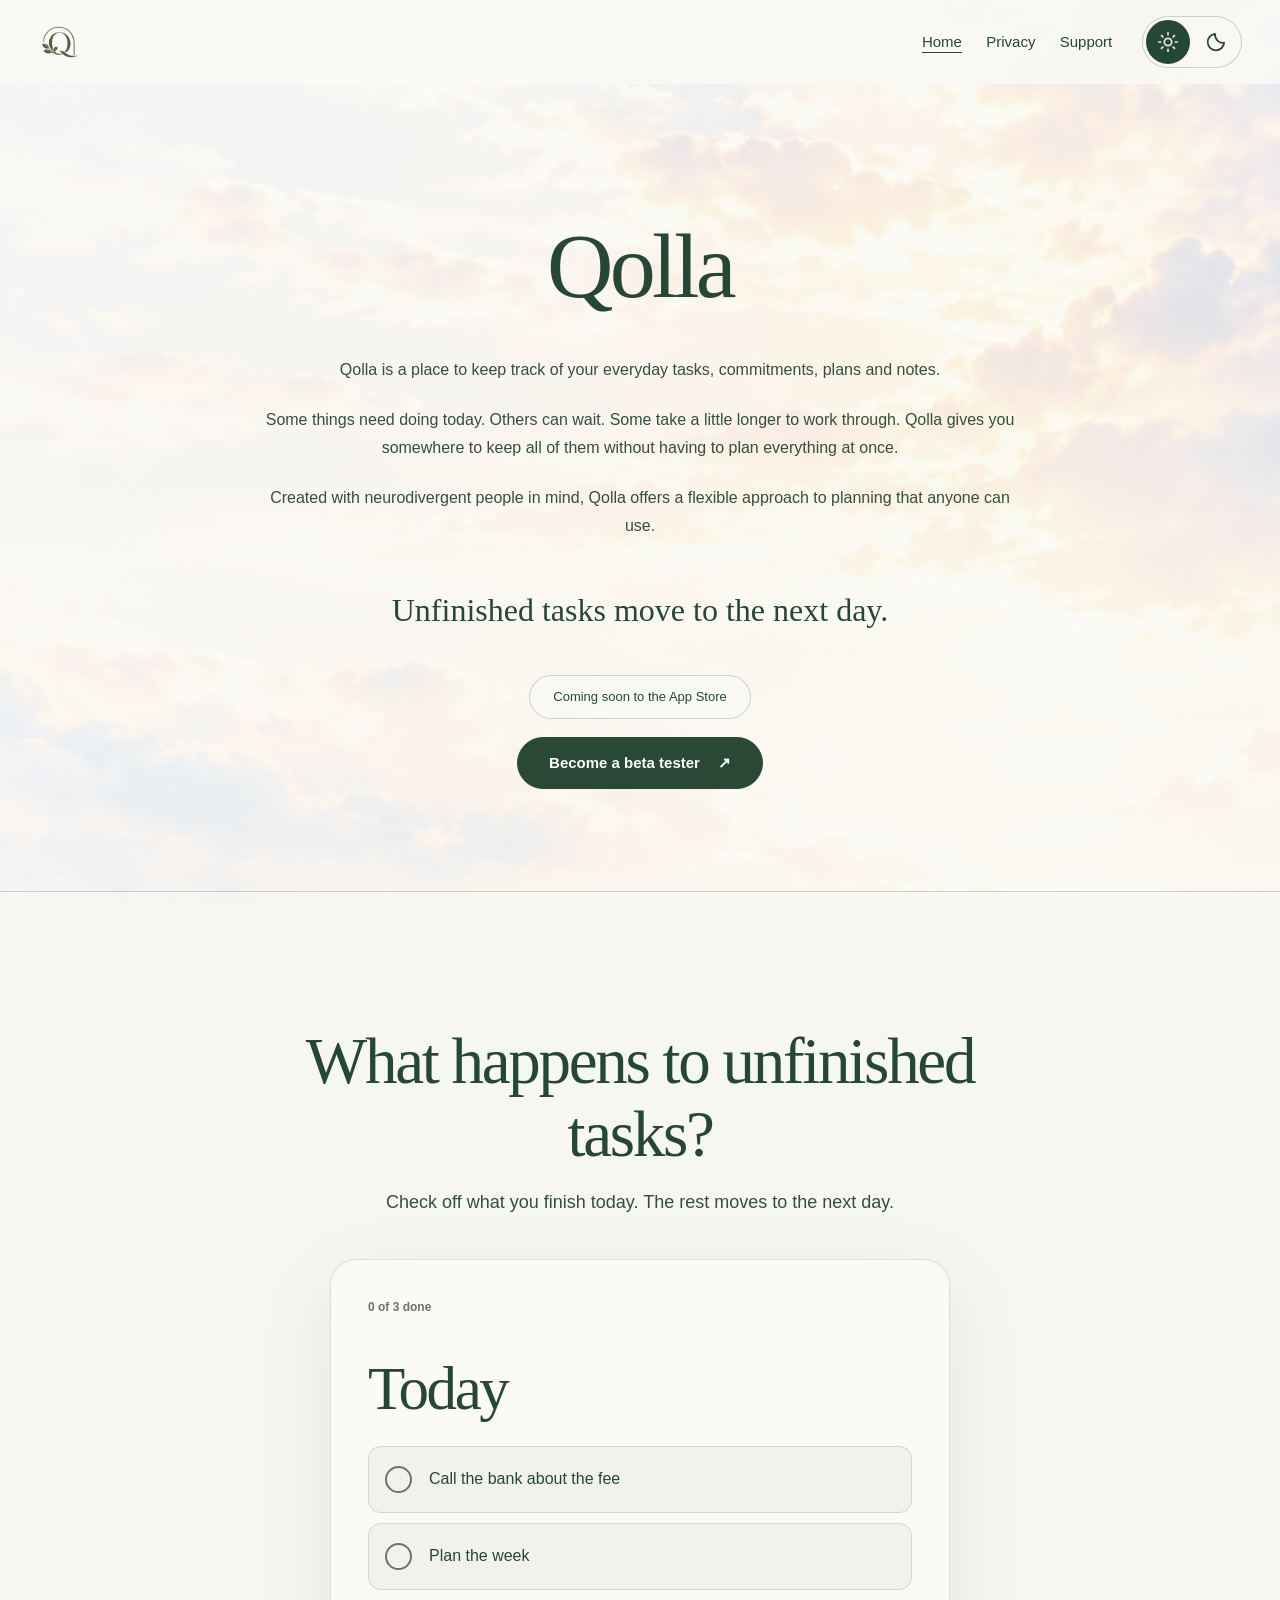
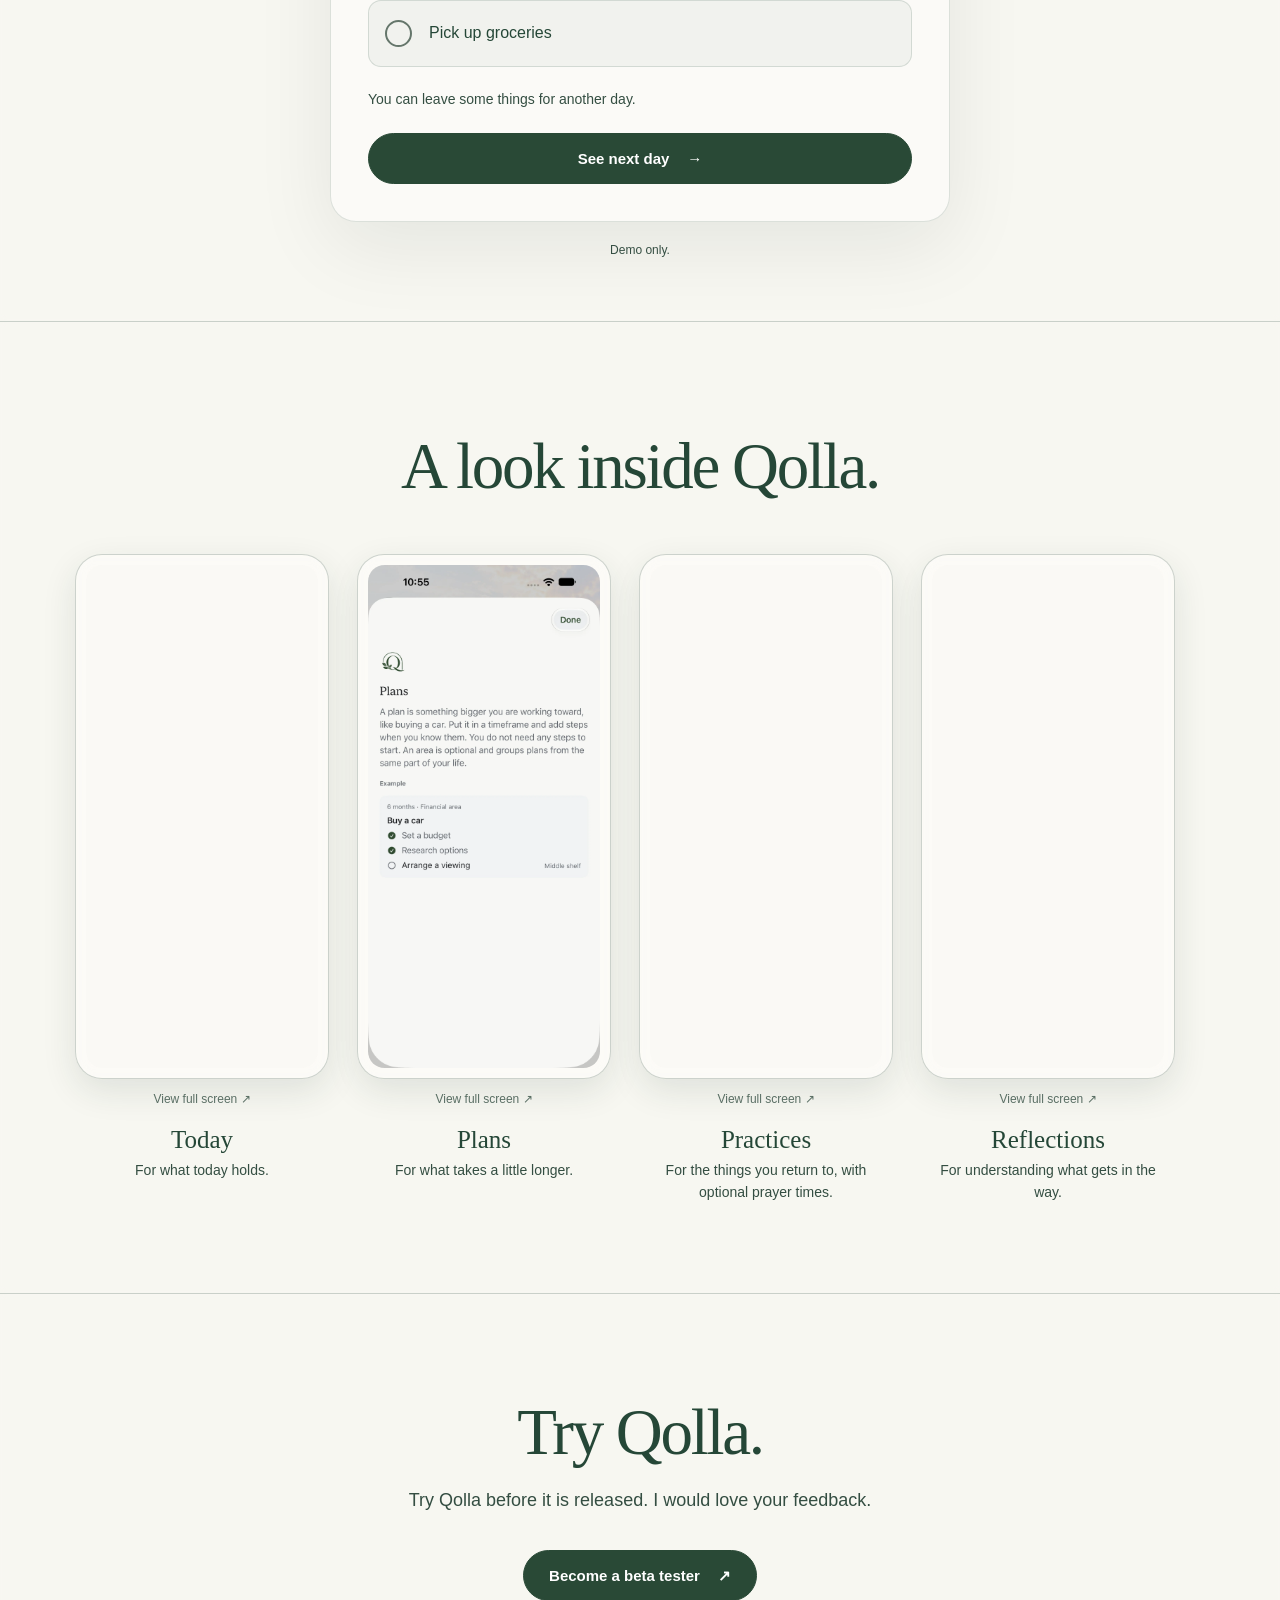
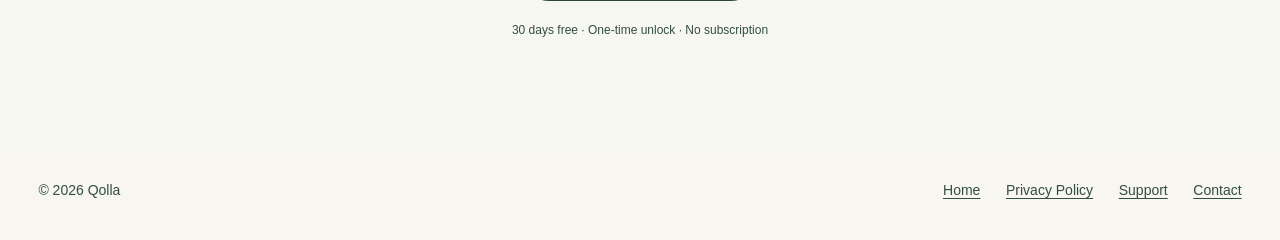
<file: index.html>
<!doctype html>
<html lang="en">
<head>
<meta charset="UTF-8">
<meta name="viewport" content="width=device-width, initial-scale=1">
<meta name="theme-color" content="#F7F6F1">
<meta name="description" content="Qolla is a personal planner for iPhone. Unfinished tasks move to the next day.">
<title>Qolla | A Personal Planner for iPhone</title>
<link rel="icon" type="image/png" href="./Qolla_original_logo.png">
<link rel="stylesheet" href="./styles.css">
<script>try{var t=localStorage.getItem("qolla-website-theme");document.documentElement.dataset.theme=(t==="day"||t==="night")?t:(matchMedia("(prefers-color-scheme: dark)").matches?"night":"day")}catch(e){document.documentElement.dataset.theme=matchMedia("(prefers-color-scheme: dark)").matches?"night":"day"}</script>
<style>:root {--sky:linear-gradient(rgba(249,248,244,.61),rgba(249,248,244,.61)),url("./QollaSkyDay.png")}:root[data-theme="night"]{--sky:linear-gradient(rgba(15,18,39,.56),rgba(15,18,39,.70)),url("./QollaSkyNight.png")}</style>
<script src="./theme.js" defer></script>
<link rel="stylesheet" href="./experience.css">
<script src="./experience.js" defer></script>
<script src="./gallery.js" defer></script>
<link rel="stylesheet" href="./qolla-mobile-only.css">
<script src="./qolla-mobile-carousel.js" defer></script>
</head>
<body>
<a class="skip" href="#main">Skip to main content</a>
<header class="site-header"><nav class="container site-nav" aria-label="Main navigation">
<a class="brand" href="./" aria-label="Qolla home"><img class="brand-logo-day" src="./Qolla_original_logo.png" alt="" width="44" height="44"><img class="brand-logo-night" src="./Qolla_original_logo_night.png" alt="" width="44" height="44"><span>qolla</span></a>
<div class="nav-actions"><a class="home-link" href="./" aria-current="page"><span>Home</span></a><a href="./privacy/" >Privacy</a><a href="./support/" >Support</a><div class="theme-switch" role="group" aria-label="Website appearance">
<button type="button" class="theme-option" data-theme-option="day" aria-label="Day mode" aria-pressed="false" title="Day mode"><svg viewBox="0 0 24 24" width="22" height="22" fill="none" stroke="currentColor" stroke-width="1.9" stroke-linecap="round" stroke-linejoin="round" aria-hidden="true" focusable="false"><circle cx="12" cy="12" r="4"/><path d="M12 2v2m0 16v2M4.93 4.93l1.42 1.42m11.3 11.3 1.42 1.42M2 12h2m16 0h2M4.93 19.07l1.42-1.42m11.3-11.3 1.42-1.42"/></svg></button>
<button type="button" class="theme-option" data-theme-option="night" aria-label="Night mode" aria-pressed="false" title="Night mode"><svg viewBox="0 0 24 24" width="22" height="22" fill="none" stroke="currentColor" stroke-width="1.9" stroke-linecap="round" stroke-linejoin="round" aria-hidden="true" focusable="false"><path d="M20.9 13A9 9 0 0 1 11 3.1 9 9 0 1 0 20.9 13Z"/></svg></button>
</div></div>
</nav></header>
<main id="main" class="hero"><h1>Qolla</h1>
<div class="description"><p>Qolla is a place to keep track of your everyday tasks, commitments, plans and notes.</p>
<p>Some things need doing today. Others can wait. Some take a little longer to work through. Qolla gives you somewhere to keep all of them without having to plan everything at once.</p>
<p>Created with neurodivergent people in mind, Qolla offers a flexible approach to planning that anyone can use.</p></div>
<p class="tagline">Unfinished tasks move to the next day.</p><span class="status">Coming soon to the App Store</span><div class="hero-beta"><a class="q-button beta-link" href="https://testflight.apple.com/join/qzBd8jVd" target="_blank" rel="noopener noreferrer" data-beta-link>Become a beta tester <span aria-hidden="true">↗</span></a></div></main>
<section class="experience-section" id="experience" aria-labelledby="experience-title">
  <div class="experience-intro">
    
    <h2 id="experience-title">What happens to unfinished tasks?</h2>
    <p>Check off what you finish today. The rest moves to the next day.</p>
  </div>
  <div class="moment" data-moment>
    <div class="moment-top"><span class="moment-count" data-count aria-live="polite">0 of 3 done</span></div>
    <div class="moment-head"><div><span class="moment-small" data-date-label style="display:none" aria-hidden="true">AN ORDINARY DAY</span><h3 data-day-title>Today</h3></div></div>
    <div class="moment-items" data-task-list aria-label="Example everyday tasks">
      <label class="moment-task"><input type="checkbox" data-task="0"><span class="moment-check" aria-hidden="true"></span><span>Call the bank about the fee</span></label>
      <label class="moment-task"><input type="checkbox" data-task="1"><span class="moment-check" aria-hidden="true"></span><span>Plan the week</span></label>
      <label class="moment-task"><input type="checkbox" data-task="2"><span class="moment-check" aria-hidden="true"></span><span>Pick up groceries</span></label>
    </div>
    <p class="moment-note" data-message aria-live="polite">You can leave some things for another day.</p>
    <div class="moment-actions"><button class="q-button moment-next" type="button" data-next>See next day <span aria-hidden="true">→</span></button><button class="moment-reset" type="button" data-reset hidden>Try again ↺</button></div>
    <div class="moment-after" data-after hidden>
      <div class="moment-after-divider"></div>
      <p class="moment-after-title">What you finished stays done. The rest comes with you.</p>
      <p>No wall of overdue tasks. No score to keep up.</p>
      <button class="moment-reflect-toggle" type="button" data-reflect-toggle aria-expanded="false">And if something keeps moving? <span aria-hidden="true">↓</span></button>
      <div class="moment-reflect" data-reflect hidden><p>Sometimes a task needs more than another reminder.</p><blockquote>What is getting in the way?</blockquote><p>Qolla can help you reflect on a task that keeps moving, when you choose.</p></div>
    </div>
  </div>
  <p class="experience-disclaimer">Demo only.</p>
</section>
<section class="glimpse-section" aria-labelledby="glimpse-heading"><div class="glimpse-inner">
  <div class="glimpse-heading"><h2 id="glimpse-heading">A look inside Qolla.</h2></div>
  <div class="glimpse-gallery">
    <figure class="glimpse-shot"><button type="button" class="shot-open" data-fullscreen-shot aria-label="Enlarge Today screenshot"><span class="screenshot-frame"><img src="./qolla-today.webp" alt="Qolla Today screen in Day mode with the Morning anchor, Commitments, Money and Tasks." width="1320" height="2868" loading="lazy" decoding="async"></span><span class="shot-zoom" aria-hidden="true">View full screen ↗</span></button><figcaption><strong>Today</strong><span>For what today holds.</span></figcaption></figure>
    <figure class="glimpse-shot"><button type="button" class="shot-open" data-fullscreen-shot aria-label="Enlarge Plans screenshot"><span class="screenshot-frame"><img src="./qolla-plans-explainer.webp" alt="The Qolla Plans explanation showing the Buy a car example, steps and Middle Shelf." width="1320" height="2868" loading="lazy" decoding="async"></span><span class="shot-zoom" aria-hidden="true">View full screen ↗</span></button><figcaption><strong>Plans</strong><span>For what takes a little longer.</span></figcaption></figure>
    <figure class="glimpse-shot"><button type="button" class="shot-open" data-fullscreen-shot aria-label="Enlarge Practices screenshot"><span class="screenshot-frame"><img src="./qolla-practices.webp" alt="Qolla Practices in Night mode showing optional Islamic prayer times and morning, evening and night practices." width="1320" height="2868" loading="lazy" decoding="async"></span><span class="shot-zoom" aria-hidden="true">View full screen ↗</span></button><figcaption><strong>Practices</strong><span>For the things you return to, with optional prayer times.</span></figcaption></figure>
    <figure class="glimpse-shot"><button type="button" class="shot-open" data-fullscreen-shot aria-label="Enlarge Reflections screenshot"><span class="screenshot-frame"><img src="./qolla-reflections-explainer.webp" alt="The Qolla Reflections explanation showing a task that keeps moving and a day check-in." width="1320" height="2868" loading="lazy" decoding="async"></span><span class="shot-zoom" aria-hidden="true">View full screen ↗</span></button><figcaption><strong>Reflections</strong><span>For understanding what gets in the way.</span></figcaption></figure>
  </div>
  
</div></section>
<dialog class="qolla-image-dialog" aria-label="Qolla screenshot" data-shot-dialog><div class="qolla-image-dialog-inner"><button type="button" class="qolla-dialog-close" data-dialog-close aria-label="Close screenshot">Close ✕</button><img alt="" data-dialog-image></div></dialog>
<section class="invitation" aria-labelledby="invitation-heading"><h2 id="invitation-heading">Try Qolla.</h2><p>Try Qolla before it is released. I would love your feedback.</p><a class="q-button beta-link" href="https://testflight.apple.com/join/qzBd8jVd" target="_blank" rel="noopener noreferrer" data-beta-link>Become a beta tester <span aria-hidden="true">↗</span></a><p class="invitation-small">30 days free · One-time unlock · No subscription</p></section>
<footer class="site-footer"><div class="container footer-inner"><span>&copy; 2026 Qolla</span><div class="footer-links"><a href="./">Home</a><a href="./privacy/">Privacy Policy</a><a href="./support/">Support</a><a href="./support/#contact">Contact</a></div></div></footer>
<!-- Cloudflare Web Analytics --><script type='module' src='https://static.cloudflareinsights.com/beacon.min.js' data-cf-beacon='{"token": "30fbecc4f39545428417eeb772d3c11f"}'></script><!-- End Cloudflare Web Analytics --></body></html>
</file>
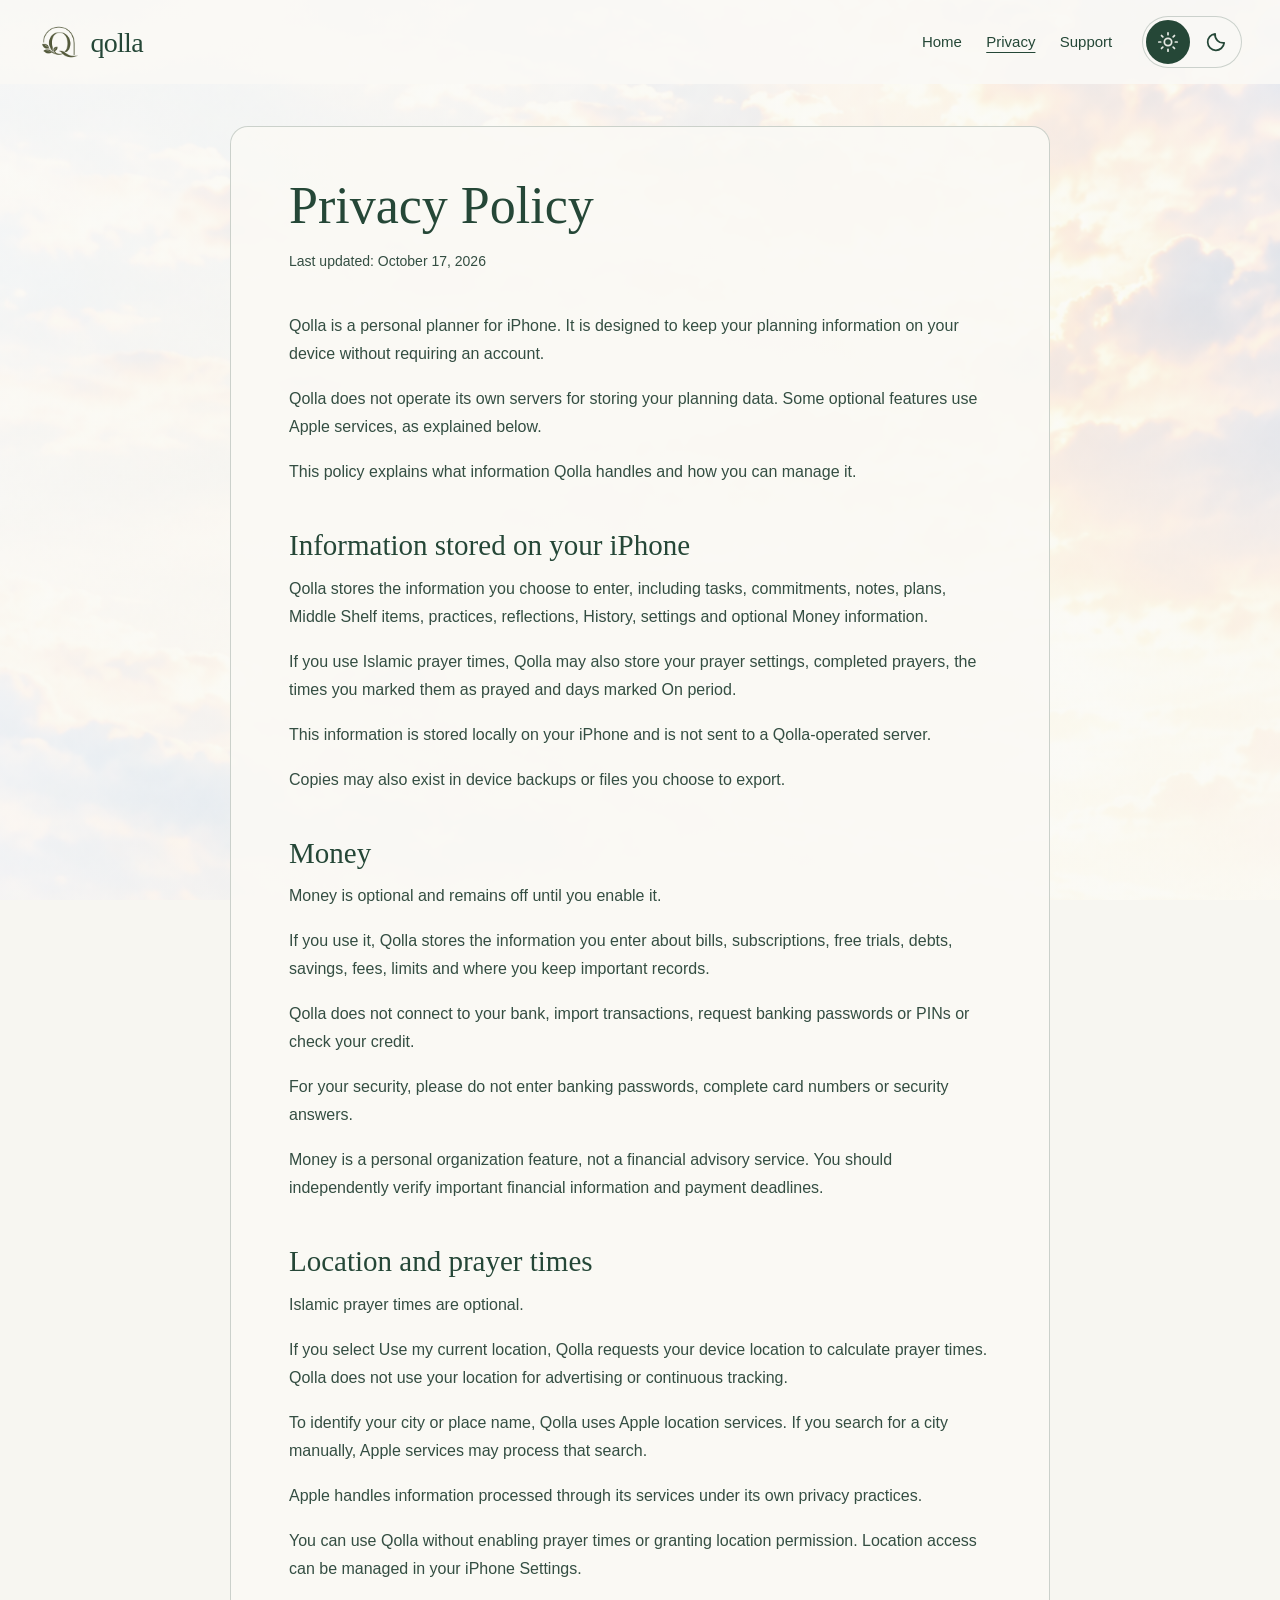
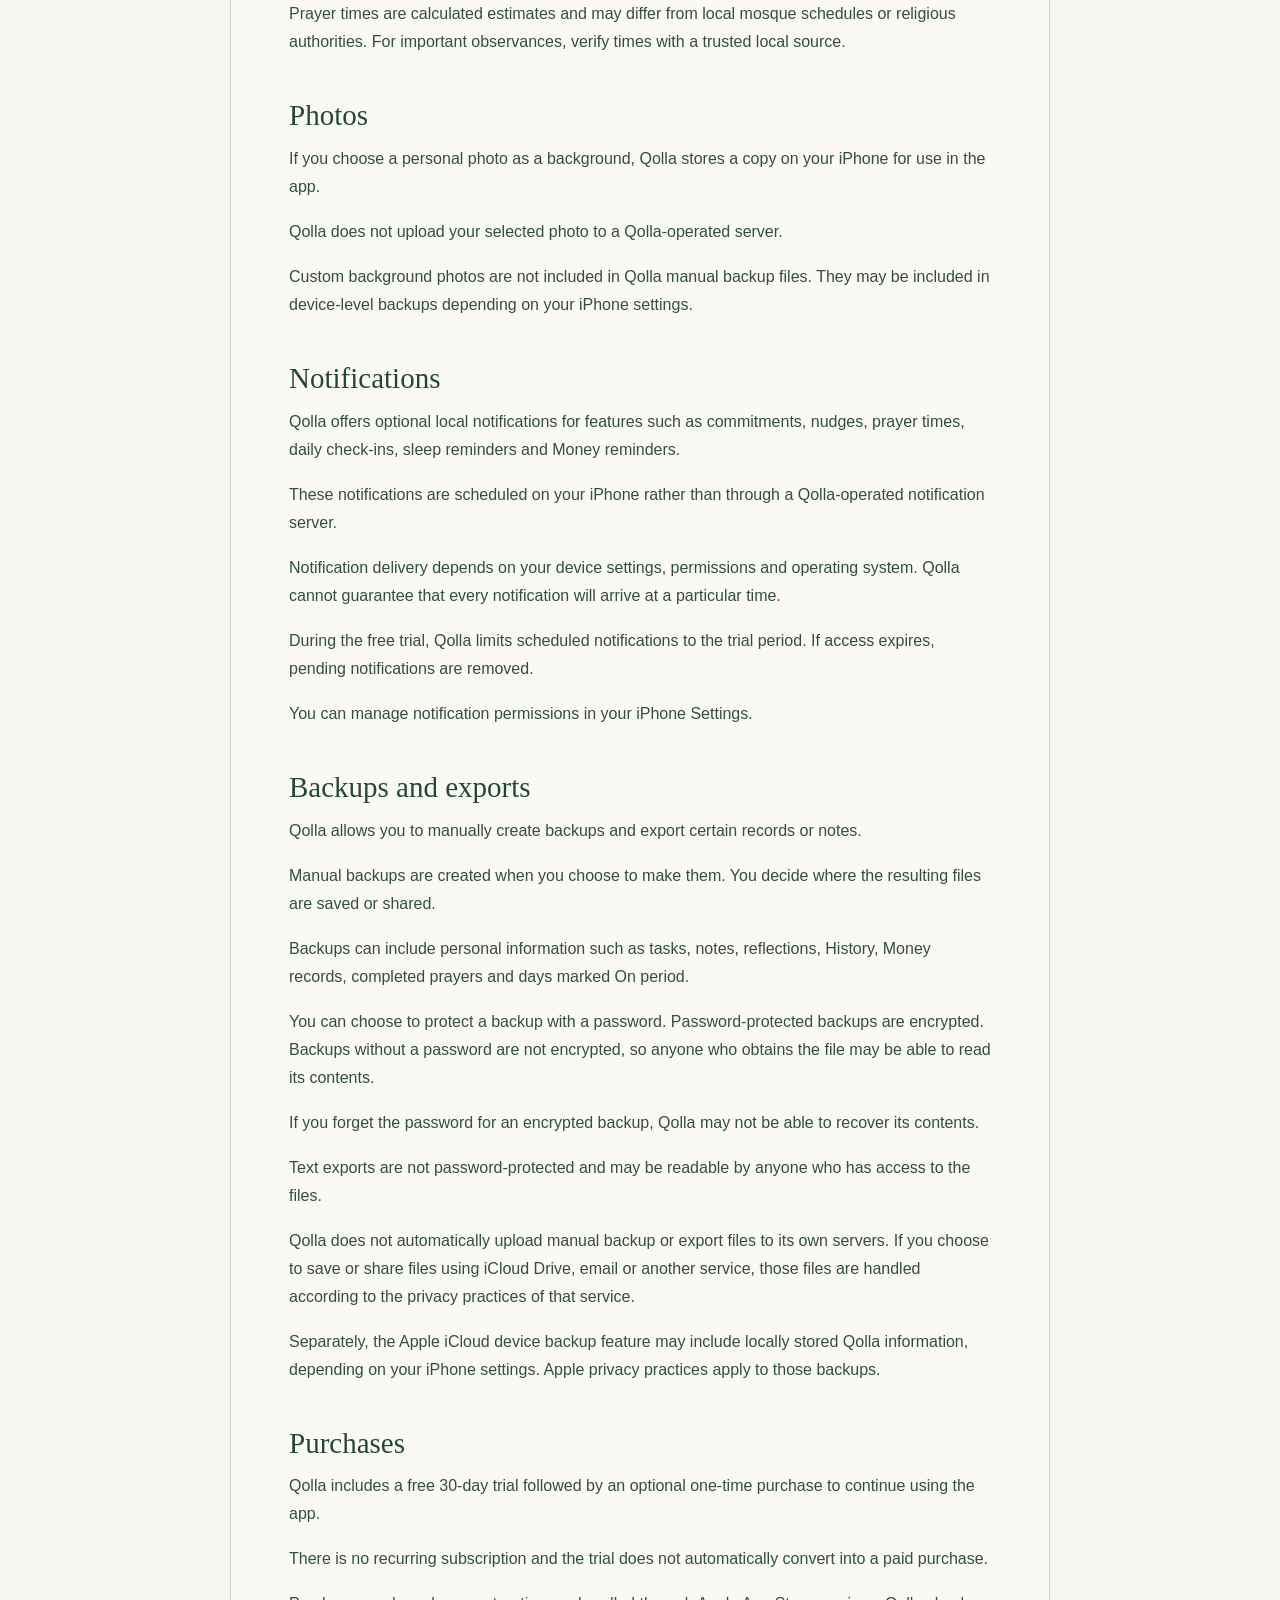
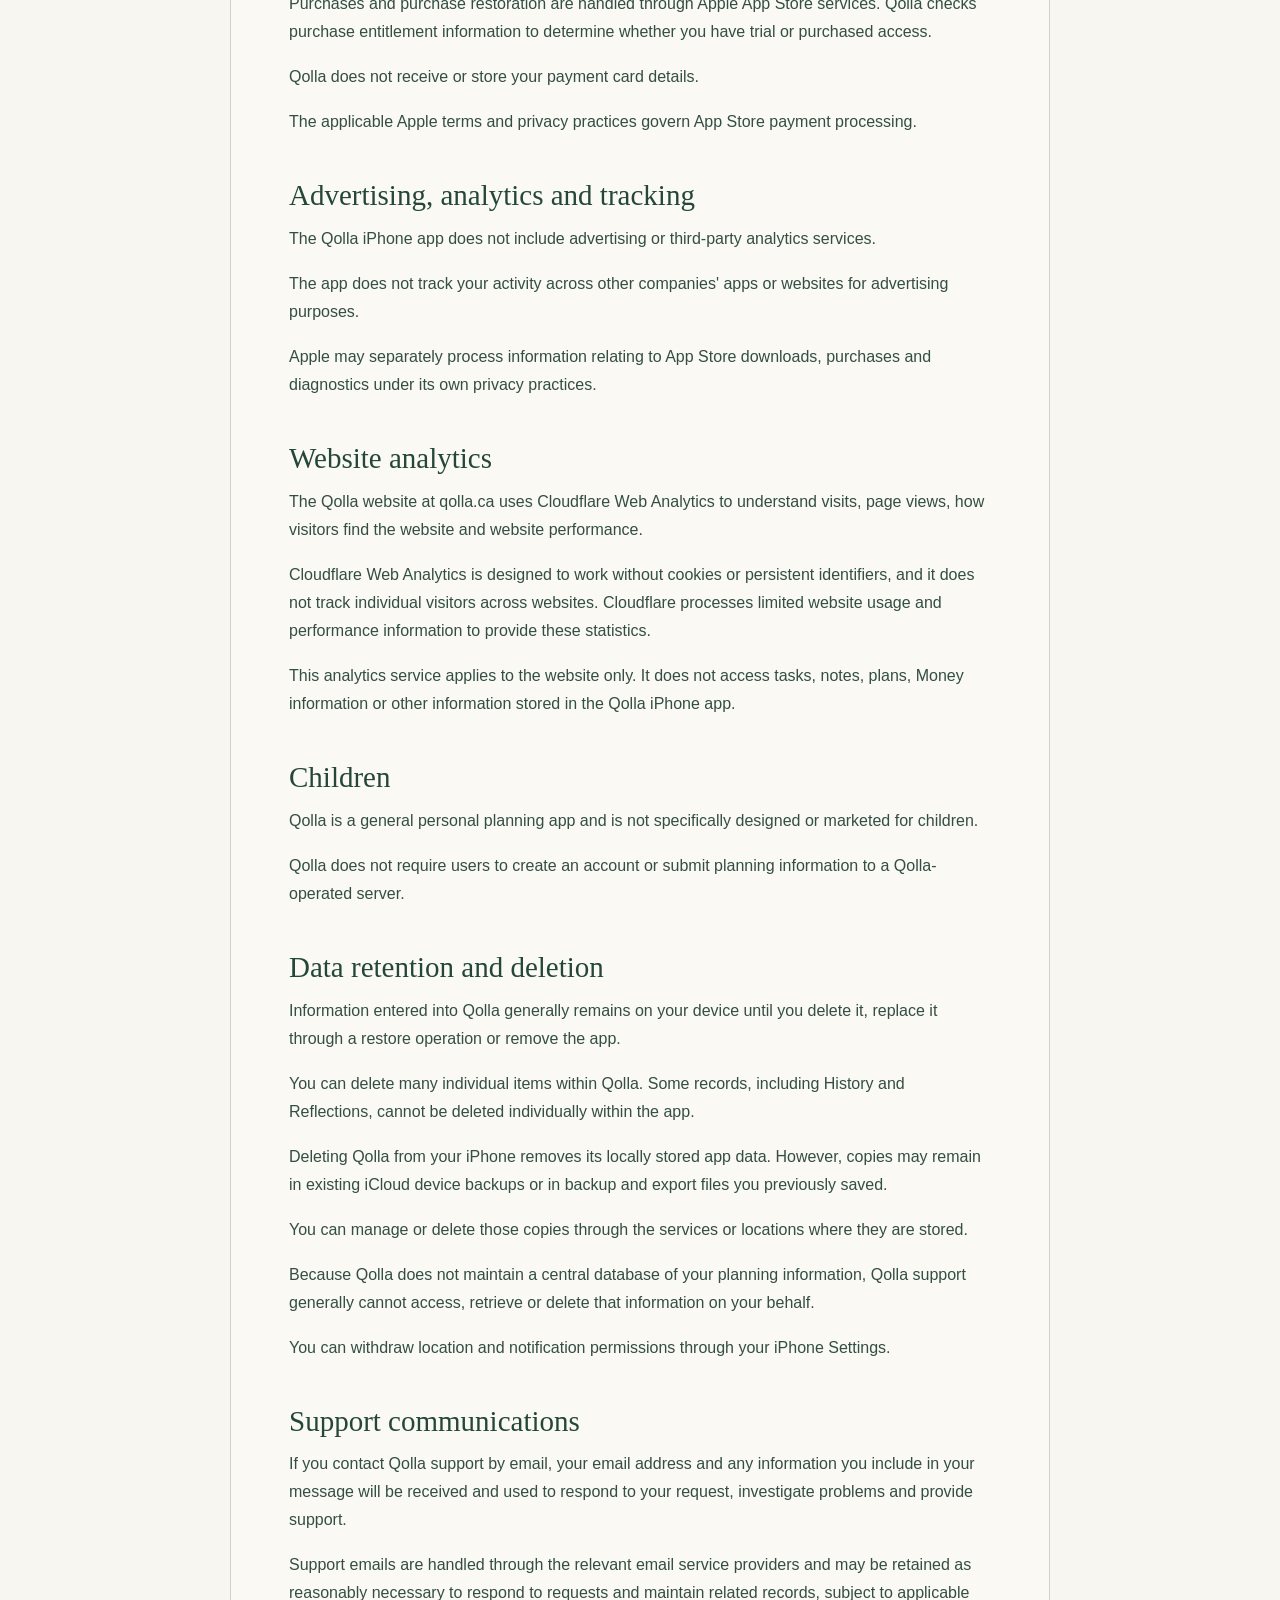
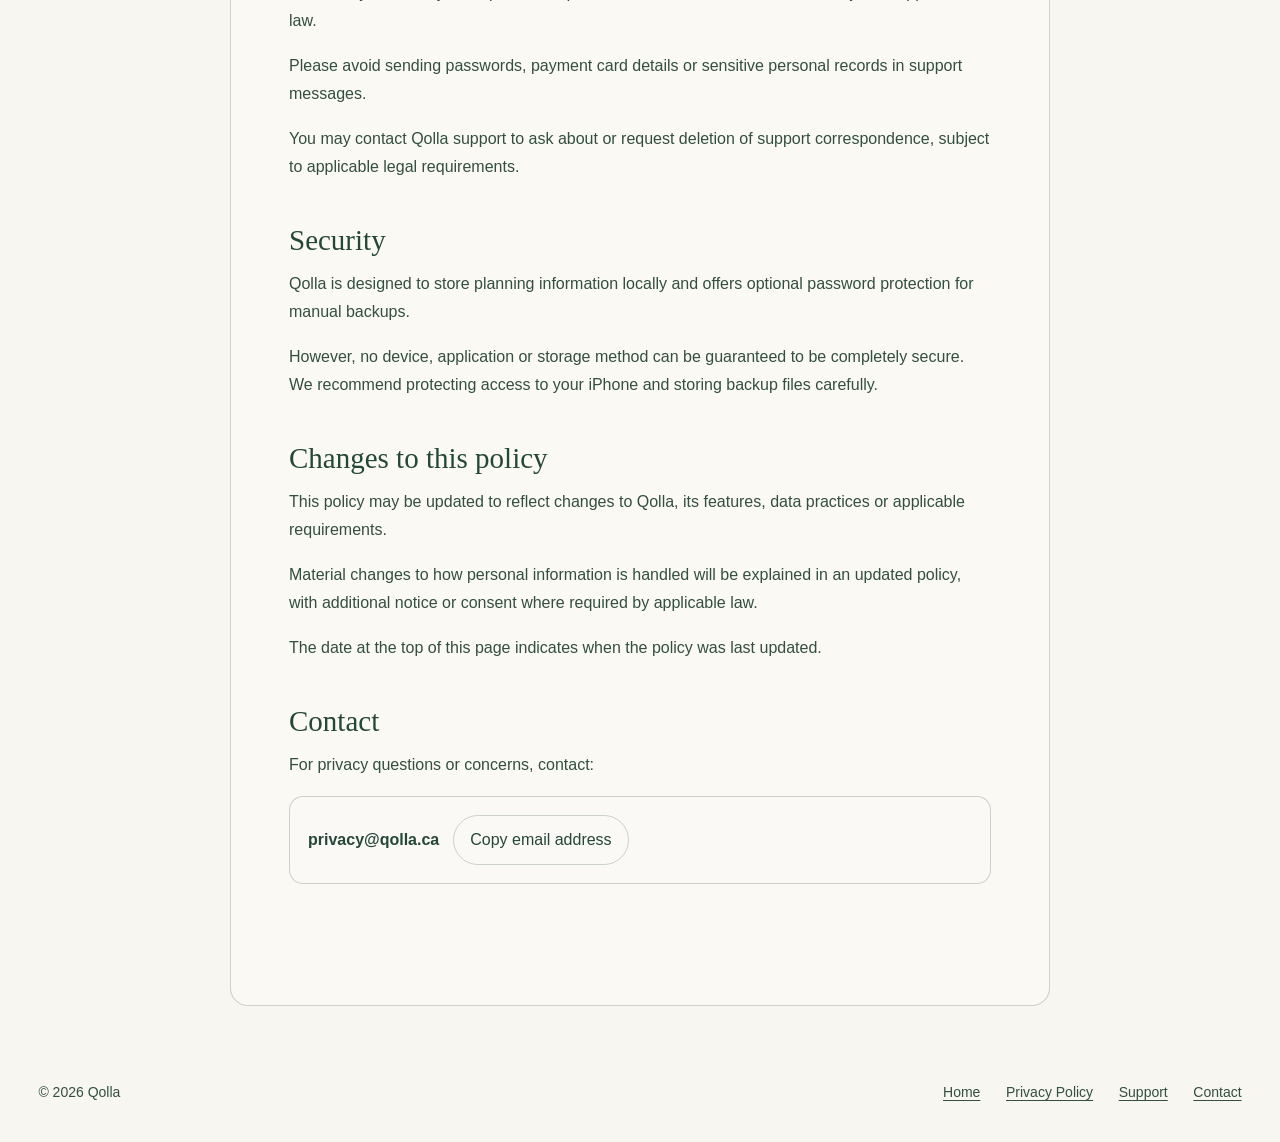
<file: privacy/index.html>
<!doctype html>
<html lang="en">
<head>
<meta charset="UTF-8">
<meta name="viewport" content="width=device-width, initial-scale=1">
<meta name="theme-color" content="#F7F6F1">
<meta name="description" content="Qolla privacy policy.">
<title>Privacy Policy | Qolla</title>
<link rel="icon" type="image/png" href="../Qolla_original_logo.png">
<link rel="stylesheet" href="../styles.css">
<script>try{var t=localStorage.getItem("qolla-website-theme");document.documentElement.dataset.theme=(t==="day"||t==="night")?t:(matchMedia("(prefers-color-scheme: dark)").matches?"night":"day")}catch(e){document.documentElement.dataset.theme=matchMedia("(prefers-color-scheme: dark)").matches?"night":"day"}</script>
<style>:root {--sky:linear-gradient(rgba(249,248,244,.61),rgba(249,248,244,.61)),url("../QollaSkyDay.png")}:root[data-theme="night"]{--sky:linear-gradient(rgba(15,18,39,.56),rgba(15,18,39,.70)),url("../QollaSkyNight.png")}</style>
<script src="../theme.js" defer></script>
<style>
/* Contact addresses remain accessible without an email app. */
#contact {scroll-margin-top:24px}
.contact-address {display:flex;align-items:center;flex-wrap:wrap;gap:14px;margin:14px 0 10px;padding:18px;border:1px solid var(--line);border-radius:14px;background:var(--control)}
.contact-address span {font-weight:600;color:var(--ink);overflow-wrap:anywhere}
.copy-email {font:inherit;color:var(--ink);background:transparent;border:1.5px solid var(--line);border-radius:999px;padding:10px 16px;min-height:44px;cursor:pointer}
.copy-email:hover {background:var(--panel)}
.copy-email:focus-visible {outline:3px solid var(--ink);outline-offset:3px}
.copy-feedback {min-height:1.5em}
</style>
<style>
/* Show the Qolla wordmark only on informational pages, not on the homepage. */
body.qolla-info-page .site-header .brand span { display: inline !important; }
body.qolla-info-page .site-header .brand { gap: 8px !important; }
</style>
</head>
<body class="qolla-info-page">
<a class="skip" href="#main">Skip to main content</a>
<header class="site-header"><nav class="container site-nav" aria-label="Main navigation">
<a class="brand" href="../" aria-label="Qolla home"><img class="brand-logo-day" src="../Qolla_original_logo.png" alt="" width="44" height="44"><img class="brand-logo-night" src="../Qolla_original_logo_night.png" alt="" width="44" height="44"><span>qolla</span></a>
<div class="nav-actions"><a class="home-link" href="../"><span>Home</span></a><a href="../privacy/" aria-current="page">Privacy</a><a href="../support/" >Support</a><div class="theme-switch" role="group" aria-label="Website appearance">
<button type="button" class="theme-option" data-theme-option="day" aria-label="Day mode" aria-pressed="false" title="Day mode"><svg viewBox="0 0 24 24" width="22" height="22" fill="none" stroke="currentColor" stroke-width="1.9" stroke-linecap="round" stroke-linejoin="round" aria-hidden="true" focusable="false"><circle cx="12" cy="12" r="4"/><path d="M12 2v2m0 16v2M4.93 4.93l1.42 1.42m11.3 11.3 1.42 1.42M2 12h2m16 0h2M4.93 19.07l1.42-1.42m11.3-11.3 1.42-1.42"/></svg></button>
<button type="button" class="theme-option" data-theme-option="night" aria-label="Night mode" aria-pressed="false" title="Night mode"><svg viewBox="0 0 24 24" width="22" height="22" fill="none" stroke="currentColor" stroke-width="1.9" stroke-linecap="round" stroke-linejoin="round" aria-hidden="true" focusable="false"><path d="M20.9 13A9 9 0 0 1 11 3.1 9 9 0 1 0 20.9 13Z"/></svg></button>
</div></div>
</nav></header>
<main id="main" class="doc"><h1>Privacy Policy</h1><p class="updated">Last updated: October 17, 2026</p><p>Qolla is a personal planner for iPhone. It is designed to keep your planning information on your device without requiring an account.</p><p>Qolla does not operate its own servers for storing your planning data. Some optional features use Apple services, as explained below.</p><p>This policy explains what information Qolla handles and how you can manage it.</p><h2>Information stored on your iPhone</h2><p>Qolla stores the information you choose to enter, including tasks, commitments, notes, plans, Middle Shelf items, practices, reflections, History, settings and optional Money information.</p><p>If you use Islamic prayer times, Qolla may also store your prayer settings, completed prayers, the times you marked them as prayed and days marked On period.</p><p>This information is stored locally on your iPhone and is not sent to a Qolla-operated server.</p><p>Copies may also exist in device backups or files you choose to export.</p><h2>Money</h2><p>Money is optional and remains off until you enable it.</p><p>If you use it, Qolla stores the information you enter about bills, subscriptions, free trials, debts, savings, fees, limits and where you keep important records.</p><p>Qolla does not connect to your bank, import transactions, request banking passwords or PINs or check your credit.</p><p>For your security, please do not enter banking passwords, complete card numbers or security answers.</p><p>Money is a personal organization feature, not a financial advisory service. You should independently verify important financial information and payment deadlines.</p><h2>Location and prayer times</h2><p>Islamic prayer times are optional.</p><p>If you select Use my current location, Qolla requests your device location to calculate prayer times. Qolla does not use your location for advertising or continuous tracking.</p><p>To identify your city or place name, Qolla uses Apple location services. If you search for a city manually, Apple services may process that search.</p><p>Apple handles information processed through its services under its own privacy practices.</p><p>You can use Qolla without enabling prayer times or granting location permission. Location access can be managed in your iPhone Settings.</p><p>Prayer times are calculated estimates and may differ from local mosque schedules or religious authorities. For important observances, verify times with a trusted local source.</p><h2>Photos</h2><p>If you choose a personal photo as a background, Qolla stores a copy on your iPhone for use in the app.</p><p>Qolla does not upload your selected photo to a Qolla-operated server.</p><p>Custom background photos are not included in Qolla manual backup files. They may be included in device-level backups depending on your iPhone settings.</p><h2>Notifications</h2><p>Qolla offers optional local notifications for features such as commitments, nudges, prayer times, daily check-ins, sleep reminders and Money reminders.</p><p>These notifications are scheduled on your iPhone rather than through a Qolla-operated notification server.</p><p>Notification delivery depends on your device settings, permissions and operating system. Qolla cannot guarantee that every notification will arrive at a particular time.</p><p>During the free trial, Qolla limits scheduled notifications to the trial period. If access expires, pending notifications are removed.</p><p>You can manage notification permissions in your iPhone Settings.</p><h2>Backups and exports</h2><p>Qolla allows you to manually create backups and export certain records or notes.</p><p>Manual backups are created when you choose to make them. You decide where the resulting files are saved or shared.</p><p>Backups can include personal information such as tasks, notes, reflections, History, Money records, completed prayers and days marked On period.</p><p>You can choose to protect a backup with a password. Password-protected backups are encrypted. Backups without a password are not encrypted, so anyone who obtains the file may be able to read its contents.</p><p>If you forget the password for an encrypted backup, Qolla may not be able to recover its contents.</p><p>Text exports are not password-protected and may be readable by anyone who has access to the files.</p><p>Qolla does not automatically upload manual backup or export files to its own servers. If you choose to save or share files using iCloud Drive, email or another service, those files are handled according to the privacy practices of that service.</p><p>Separately, the Apple iCloud device backup feature may include locally stored Qolla information, depending on your iPhone settings. Apple privacy practices apply to those backups.</p><h2>Purchases</h2><p>Qolla includes a free 30-day trial followed by an optional one-time purchase to continue using the app.</p><p>There is no recurring subscription and the trial does not automatically convert into a paid purchase.</p><p>Purchases and purchase restoration are handled through Apple App Store services. Qolla checks purchase entitlement information to determine whether you have trial or purchased access.</p><p>Qolla does not receive or store your payment card details.</p><p>The applicable Apple terms and privacy practices govern App Store payment processing.</p><h2>Advertising, analytics and tracking</h2><p>The Qolla iPhone app does not include advertising or third-party analytics services.</p><p>The app does not track your activity across other companies' apps or websites for advertising purposes.</p><p>Apple may separately process information relating to App Store downloads, purchases and diagnostics under its own privacy practices.</p><h2>Website analytics</h2><p>The Qolla website at qolla.ca uses Cloudflare Web Analytics to understand visits, page views, how visitors find the website and website performance.</p><p>Cloudflare Web Analytics is designed to work without cookies or persistent identifiers, and it does not track individual visitors across websites. Cloudflare processes limited website usage and performance information to provide these statistics.</p><p>This analytics service applies to the website only. It does not access tasks, notes, plans, Money information or other information stored in the Qolla iPhone app.</p><h2>Children</h2><p>Qolla is a general personal planning app and is not specifically designed or marketed for children.</p><p>Qolla does not require users to create an account or submit planning information to a Qolla-operated server.</p><h2>Data retention and deletion</h2><p>Information entered into Qolla generally remains on your device until you delete it, replace it through a restore operation or remove the app.</p><p>You can delete many individual items within Qolla. Some records, including History and Reflections, cannot be deleted individually within the app.</p><p>Deleting Qolla from your iPhone removes its locally stored app data. However, copies may remain in existing iCloud device backups or in backup and export files you previously saved.</p><p>You can manage or delete those copies through the services or locations where they are stored.</p><p>Because Qolla does not maintain a central database of your planning information, Qolla support generally cannot access, retrieve or delete that information on your behalf.</p><p>You can withdraw location and notification permissions through your iPhone Settings.</p><h2>Support communications</h2><p>If you contact Qolla support by email, your email address and any information you include in your message will be received and used to respond to your request, investigate problems and provide support.</p><p>Support emails are handled through the relevant email service providers and may be retained as reasonably necessary to respond to requests and maintain related records, subject to applicable law.</p><p>Please avoid sending passwords, payment card details or sensitive personal records in support messages.</p><p>You may contact Qolla support to ask about or request deletion of support correspondence, subject to applicable legal requirements.</p><h2>Security</h2><p>Qolla is designed to store planning information locally and offers optional password protection for manual backups.</p><p>However, no device, application or storage method can be guaranteed to be completely secure. We recommend protecting access to your iPhone and storing backup files carefully.</p><h2>Changes to this policy</h2><p>This policy may be updated to reflect changes to Qolla, its features, data practices or applicable requirements.</p><p>Material changes to how personal information is handled will be explained in an updated policy, with additional notice or consent where required by applicable law.</p><p>The date at the top of this page indicates when the policy was last updated.</p><h2 id="contact">Contact</h2><p>For privacy questions or concerns, contact:</p><div class="contact-address"><span id="privacy-email">privacy@qolla.ca</span><button class="copy-email" type="button" data-copy-email="privacy@qolla.ca" aria-label="Copy privacy email address">Copy email address</button></div><p class="copy-feedback" role="status" aria-live="polite"></p></main><footer class="site-footer"><div class="container footer-inner"><span>&copy; 2026 Qolla</span><div class="footer-links"><a href="../">Home</a><a href="../privacy/">Privacy Policy</a><a href="../support/">Support</a><a href="../support/#contact">Contact</a></div></div></footer>
<script>
(function () {
  document.querySelectorAll('[data-copy-email]').forEach(function (button) {
    button.addEventListener('click', async function () {
      var email = button.getAttribute('data-copy-email');
      var status = button.parentElement.nextElementSibling;
      try {
        if (navigator.clipboard && window.isSecureContext) {
          await navigator.clipboard.writeText(email);
        } else {
          var field = document.createElement('textarea');
          field.value = email;
          field.setAttribute('readonly', '');
          field.style.position = 'fixed';
          field.style.opacity = '0';
          document.body.appendChild(field);
          field.select();
          var success = document.execCommand('copy');
          field.remove();
          if (!success) throw new Error('Copy unavailable');
        }
        status.textContent = 'Email address copied.';
      } catch (error) {
        status.textContent = 'Unable to copy automatically. Select the email address above to copy it.';
      }
    });
  });
}());
</script>
</body></html>
</file>
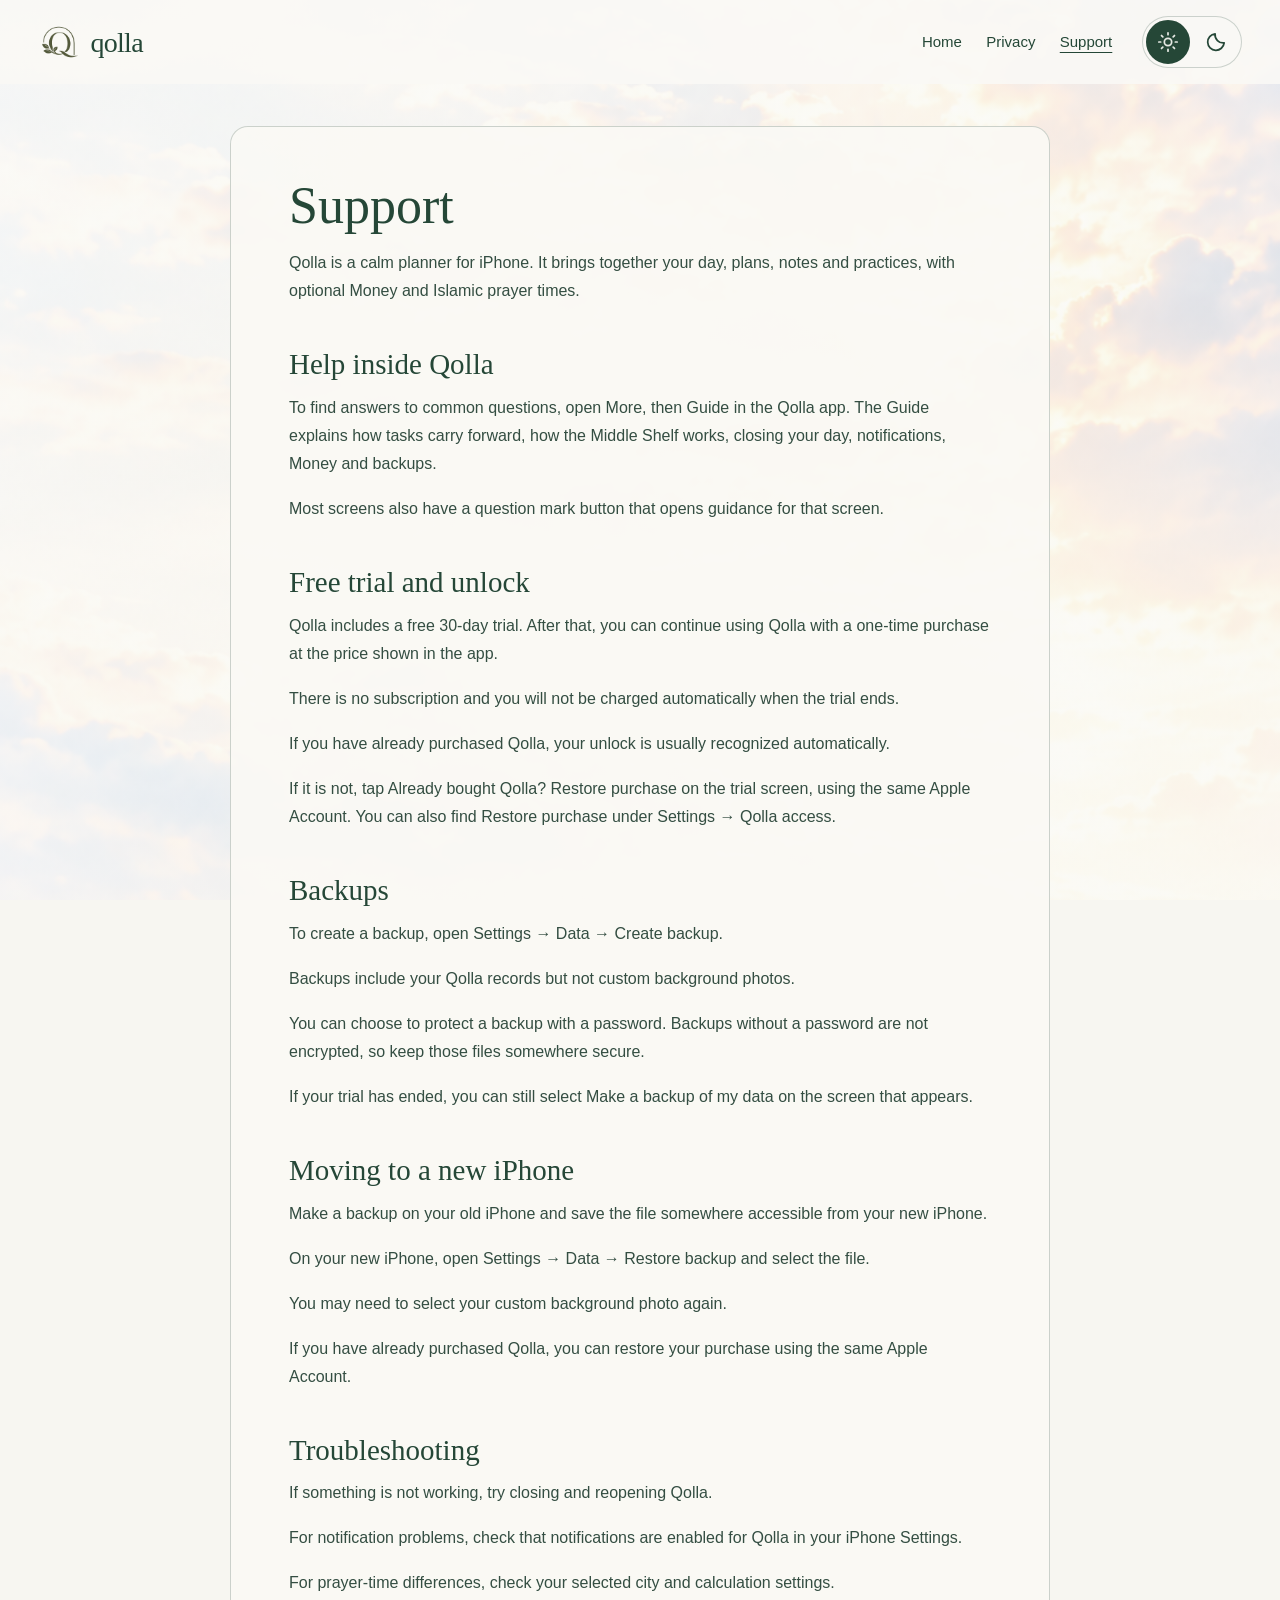
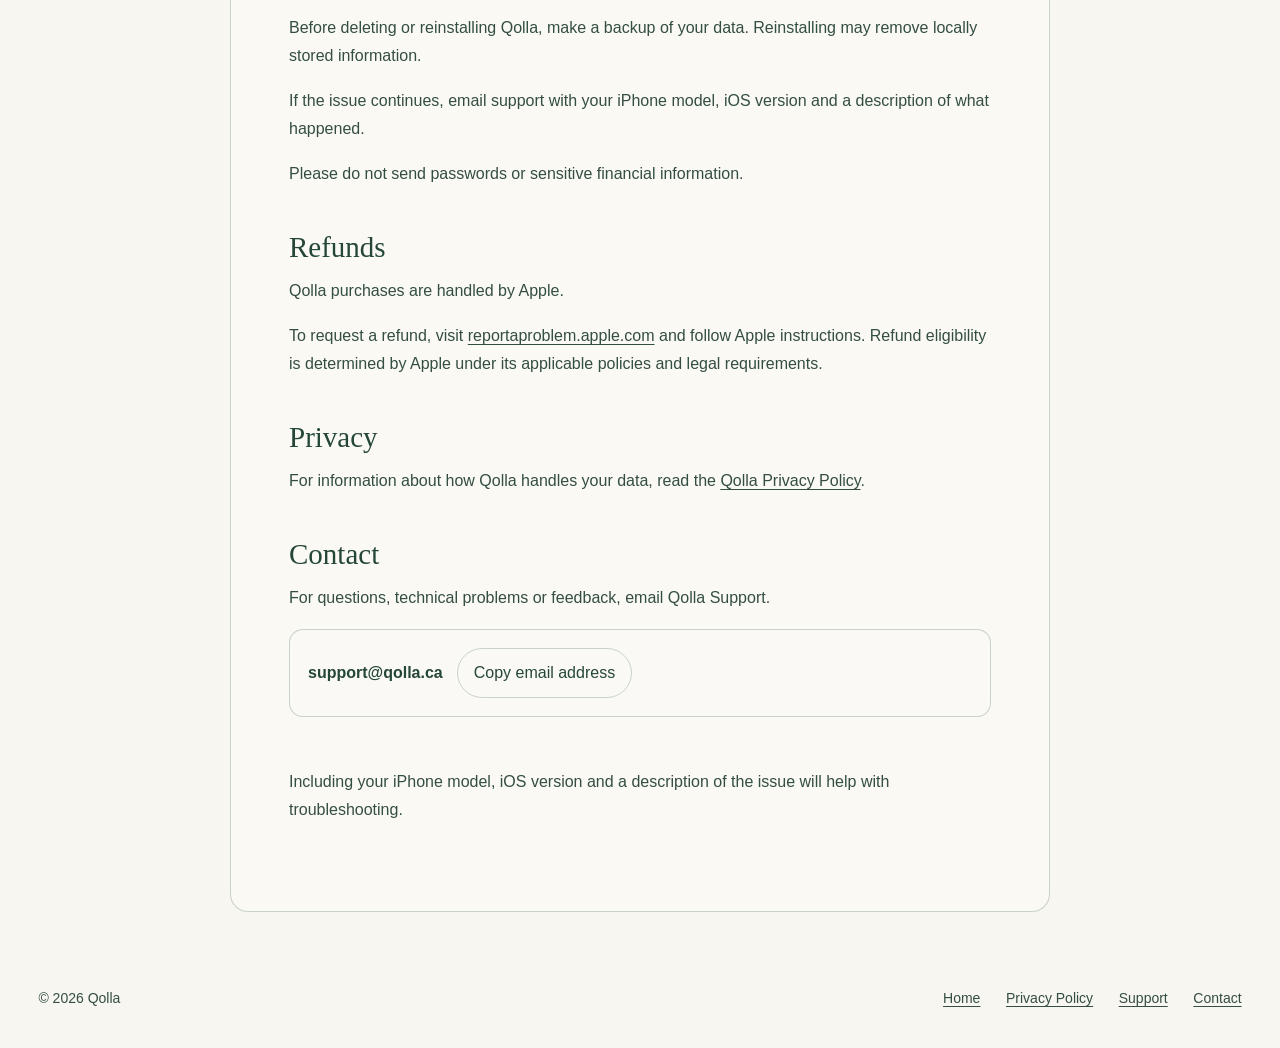
<file: support/index.html>
<!doctype html>
<html lang="en">
<head>
<meta charset="UTF-8">
<meta name="viewport" content="width=device-width, initial-scale=1">
<meta name="theme-color" content="#F7F6F1">
<meta name="description" content="Qolla support and help.">
<title>Support | Qolla</title>
<link rel="icon" type="image/png" href="../Qolla_original_logo.png">
<link rel="stylesheet" href="../styles.css">
<script>try{var t=localStorage.getItem("qolla-website-theme");document.documentElement.dataset.theme=(t==="day"||t==="night")?t:(matchMedia("(prefers-color-scheme: dark)").matches?"night":"day")}catch(e){document.documentElement.dataset.theme=matchMedia("(prefers-color-scheme: dark)").matches?"night":"day"}</script>
<style>:root {--sky:linear-gradient(rgba(249,248,244,.61),rgba(249,248,244,.61)),url("../QollaSkyDay.png")}:root[data-theme="night"]{--sky:linear-gradient(rgba(15,18,39,.56),rgba(15,18,39,.70)),url("../QollaSkyNight.png")}</style>
<script src="../theme.js" defer></script>
<style>
/* Contact addresses remain accessible without an email app. */
#contact {scroll-margin-top:24px}
.contact-address {display:flex;align-items:center;flex-wrap:wrap;gap:14px;margin:14px 0 10px;padding:18px;border:1px solid var(--line);border-radius:14px;background:var(--control)}
.contact-address span {font-weight:600;color:var(--ink);overflow-wrap:anywhere}
.copy-email {font:inherit;color:var(--ink);background:transparent;border:1.5px solid var(--line);border-radius:999px;padding:10px 16px;min-height:44px;cursor:pointer}
.copy-email:hover {background:var(--panel)}
.copy-email:focus-visible {outline:3px solid var(--ink);outline-offset:3px}
.copy-feedback {min-height:1.5em}
</style>
<style>
/* Show the Qolla wordmark only on informational pages, not on the homepage. */
body.qolla-info-page .site-header .brand span { display: inline !important; }
body.qolla-info-page .site-header .brand { gap: 8px !important; }
</style>
</head>
<body class="qolla-info-page">
<a class="skip" href="#main">Skip to main content</a>
<header class="site-header"><nav class="container site-nav" aria-label="Main navigation">
<a class="brand" href="../" aria-label="Qolla home"><img class="brand-logo-day" src="../Qolla_original_logo.png" alt="" width="44" height="44"><img class="brand-logo-night" src="../Qolla_original_logo_night.png" alt="" width="44" height="44"><span>qolla</span></a>
<div class="nav-actions"><a class="home-link" href="../"><span>Home</span></a><a href="../privacy/" >Privacy</a><a href="../support/" aria-current="page">Support</a><div class="theme-switch" role="group" aria-label="Website appearance">
<button type="button" class="theme-option" data-theme-option="day" aria-label="Day mode" aria-pressed="false" title="Day mode"><svg viewBox="0 0 24 24" width="22" height="22" fill="none" stroke="currentColor" stroke-width="1.9" stroke-linecap="round" stroke-linejoin="round" aria-hidden="true" focusable="false"><circle cx="12" cy="12" r="4"/><path d="M12 2v2m0 16v2M4.93 4.93l1.42 1.42m11.3 11.3 1.42 1.42M2 12h2m16 0h2M4.93 19.07l1.42-1.42m11.3-11.3 1.42-1.42"/></svg></button>
<button type="button" class="theme-option" data-theme-option="night" aria-label="Night mode" aria-pressed="false" title="Night mode"><svg viewBox="0 0 24 24" width="22" height="22" fill="none" stroke="currentColor" stroke-width="1.9" stroke-linecap="round" stroke-linejoin="round" aria-hidden="true" focusable="false"><path d="M20.9 13A9 9 0 0 1 11 3.1 9 9 0 1 0 20.9 13Z"/></svg></button>
</div></div>
</nav></header>
<main id="main" class="doc"><h1>Support</h1><p>Qolla is a calm planner for iPhone. It brings together your day, plans, notes and practices, with optional Money and Islamic prayer times.</p><h2>Help inside Qolla</h2><p>To find answers to common questions, open More, then Guide in the Qolla app. The Guide explains how tasks carry forward, how the Middle Shelf works, closing your day, notifications, Money and backups.</p><p>Most screens also have a question mark button that opens guidance for that screen.</p><h2>Free trial and unlock</h2><p>Qolla includes a free 30-day trial. After that, you can continue using Qolla with a one-time purchase at the price shown in the app.</p><p>There is no subscription and you will not be charged automatically when the trial ends.</p><p>If you have already purchased Qolla, your unlock is usually recognized automatically.</p><p>If it is not, tap Already bought Qolla? Restore purchase on the trial screen, using the same Apple Account. You can also find Restore purchase under Settings → Qolla access.</p><h2>Backups</h2><p>To create a backup, open Settings → Data → Create backup.</p><p>Backups include your Qolla records but not custom background photos.</p><p>You can choose to protect a backup with a password. Backups without a password are not encrypted, so keep those files somewhere secure.</p><p>If your trial has ended, you can still select Make a backup of my data on the screen that appears.</p><h2>Moving to a new iPhone</h2><p>Make a backup on your old iPhone and save the file somewhere accessible from your new iPhone.</p><p>On your new iPhone, open Settings → Data → Restore backup and select the file.</p><p>You may need to select your custom background photo again.</p><p>If you have already purchased Qolla, you can restore your purchase using the same Apple Account.</p><h2>Troubleshooting</h2><p>If something is not working, try closing and reopening Qolla.</p><p>For notification problems, check that notifications are enabled for Qolla in your iPhone Settings.</p><p>For prayer-time differences, check your selected city and calculation settings.</p><p>Before deleting or reinstalling Qolla, make a backup of your data. Reinstalling may remove locally stored information.</p><p>If the issue continues, email support with your iPhone model, iOS version and a description of what happened.</p><p>Please do not send passwords or sensitive financial information.</p><h2>Refunds</h2><p>Qolla purchases are handled by Apple.</p><p>To request a refund, visit <a href="https://reportaproblem.apple.com">reportaproblem.apple.com</a> and follow Apple instructions. Refund eligibility is determined by Apple under its applicable policies and legal requirements.</p><h2>Privacy</h2><p>For information about how Qolla handles your data, read the <a href="../privacy/">Qolla Privacy Policy</a>.</p><h2 id="contact">Contact</h2><p>For questions, technical problems or feedback, email Qolla Support.</p><div class="contact-address"><span id="support-email">support@qolla.ca</span><button class="copy-email" type="button" data-copy-email="support@qolla.ca" aria-label="Copy support email address">Copy email address</button></div><p class="copy-feedback" role="status" aria-live="polite"></p><p>Including your iPhone model, iOS version and a description of the issue will help with troubleshooting.</p></main><footer class="site-footer"><div class="container footer-inner"><span>&copy; 2026 Qolla</span><div class="footer-links"><a href="../">Home</a><a href="../privacy/">Privacy Policy</a><a href="../support/">Support</a><a href="../support/#contact">Contact</a></div></div></footer>
<script>
(function () {
  document.querySelectorAll('[data-copy-email]').forEach(function (button) {
    button.addEventListener('click', async function () {
      var email = button.getAttribute('data-copy-email');
      var status = button.parentElement.nextElementSibling;
      try {
        if (navigator.clipboard && window.isSecureContext) {
          await navigator.clipboard.writeText(email);
        } else {
          var field = document.createElement('textarea');
          field.value = email;
          field.setAttribute('readonly', '');
          field.style.position = 'fixed';
          field.style.opacity = '0';
          document.body.appendChild(field);
          field.select();
          var success = document.execCommand('copy');
          field.remove();
          if (!success) throw new Error('Copy unavailable');
        }
        status.textContent = 'Email address copied.';
      } catch (error) {
        status.textContent = 'Unable to copy automatically. Select the email address above to copy it.';
      }
    });
  });
}());
</script>
<!-- Cloudflare Web Analytics --><script type='module' src='https://static.cloudflareinsights.com/beacon.min.js' data-cf-beacon='{"token": "30fbecc4f39545428417eeb772d3c11f"}'></script><!-- End Cloudflare Web Analytics --></body></html>
</file>
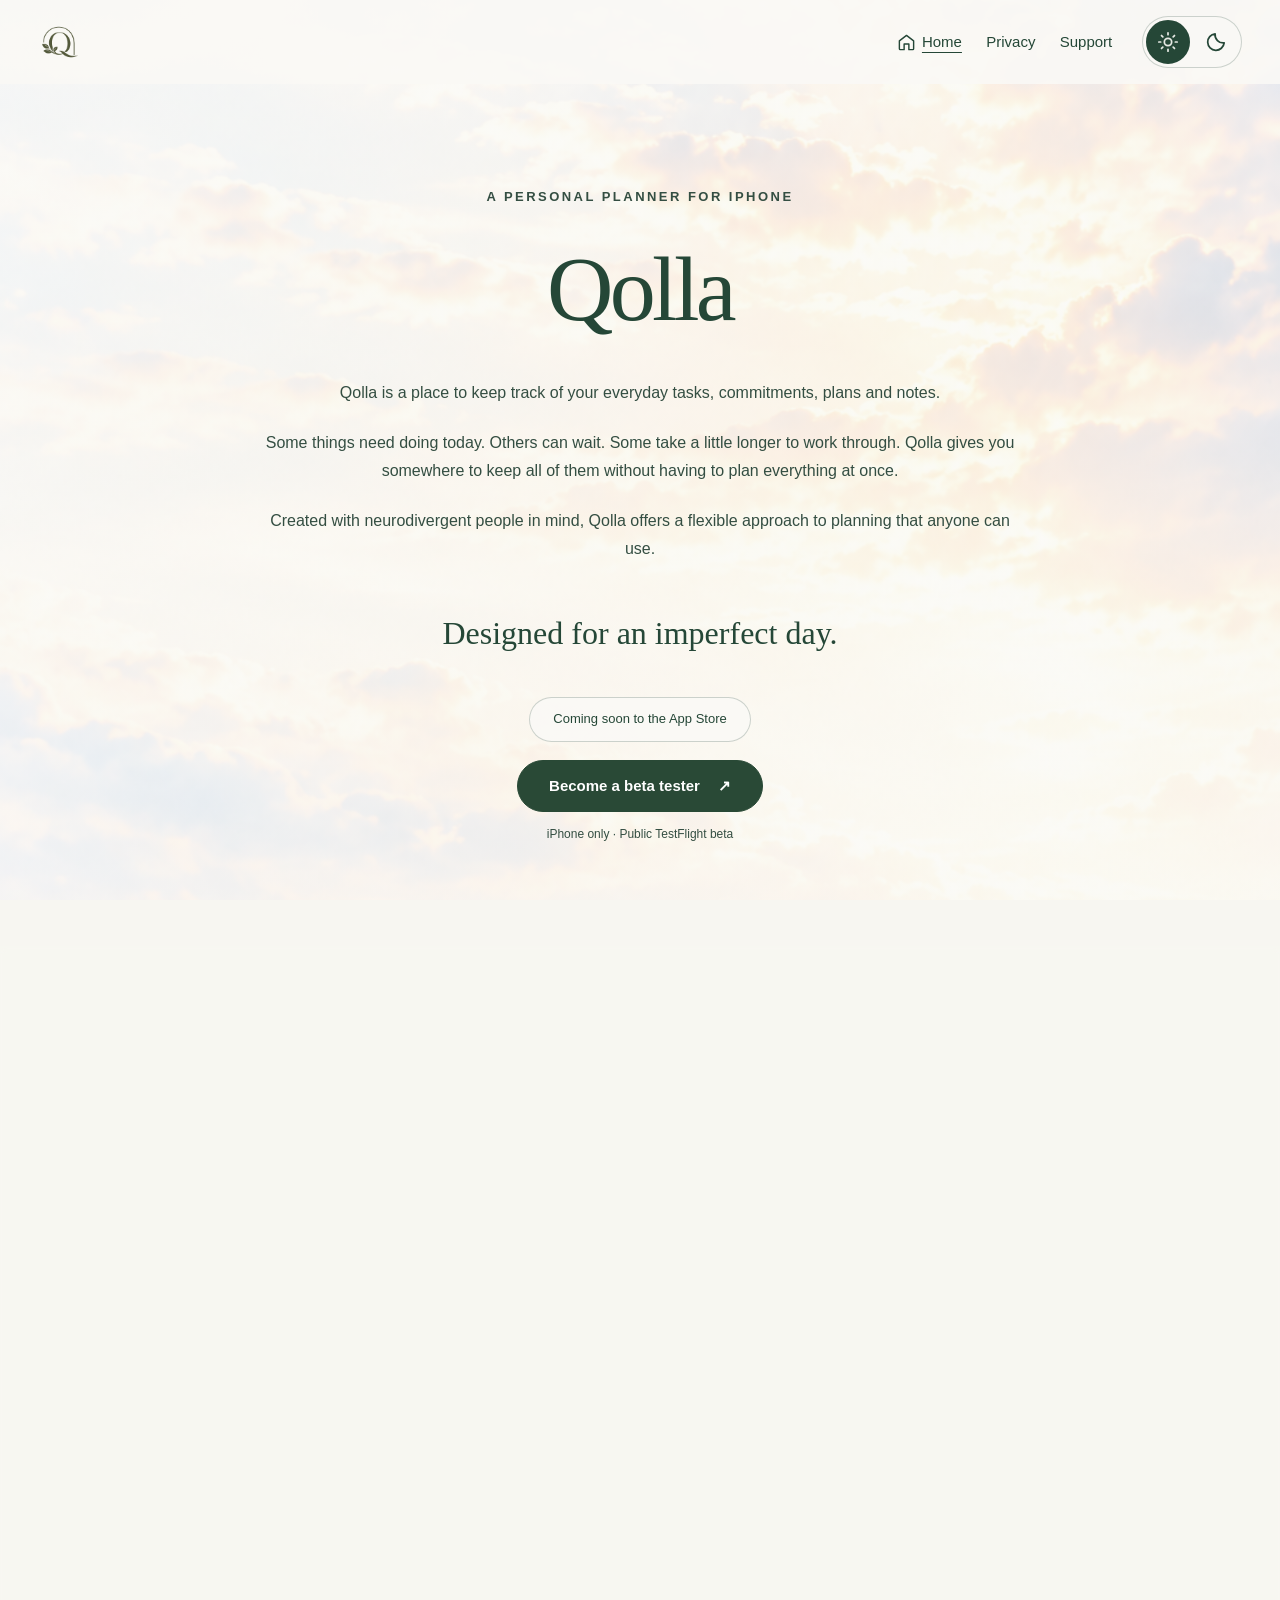
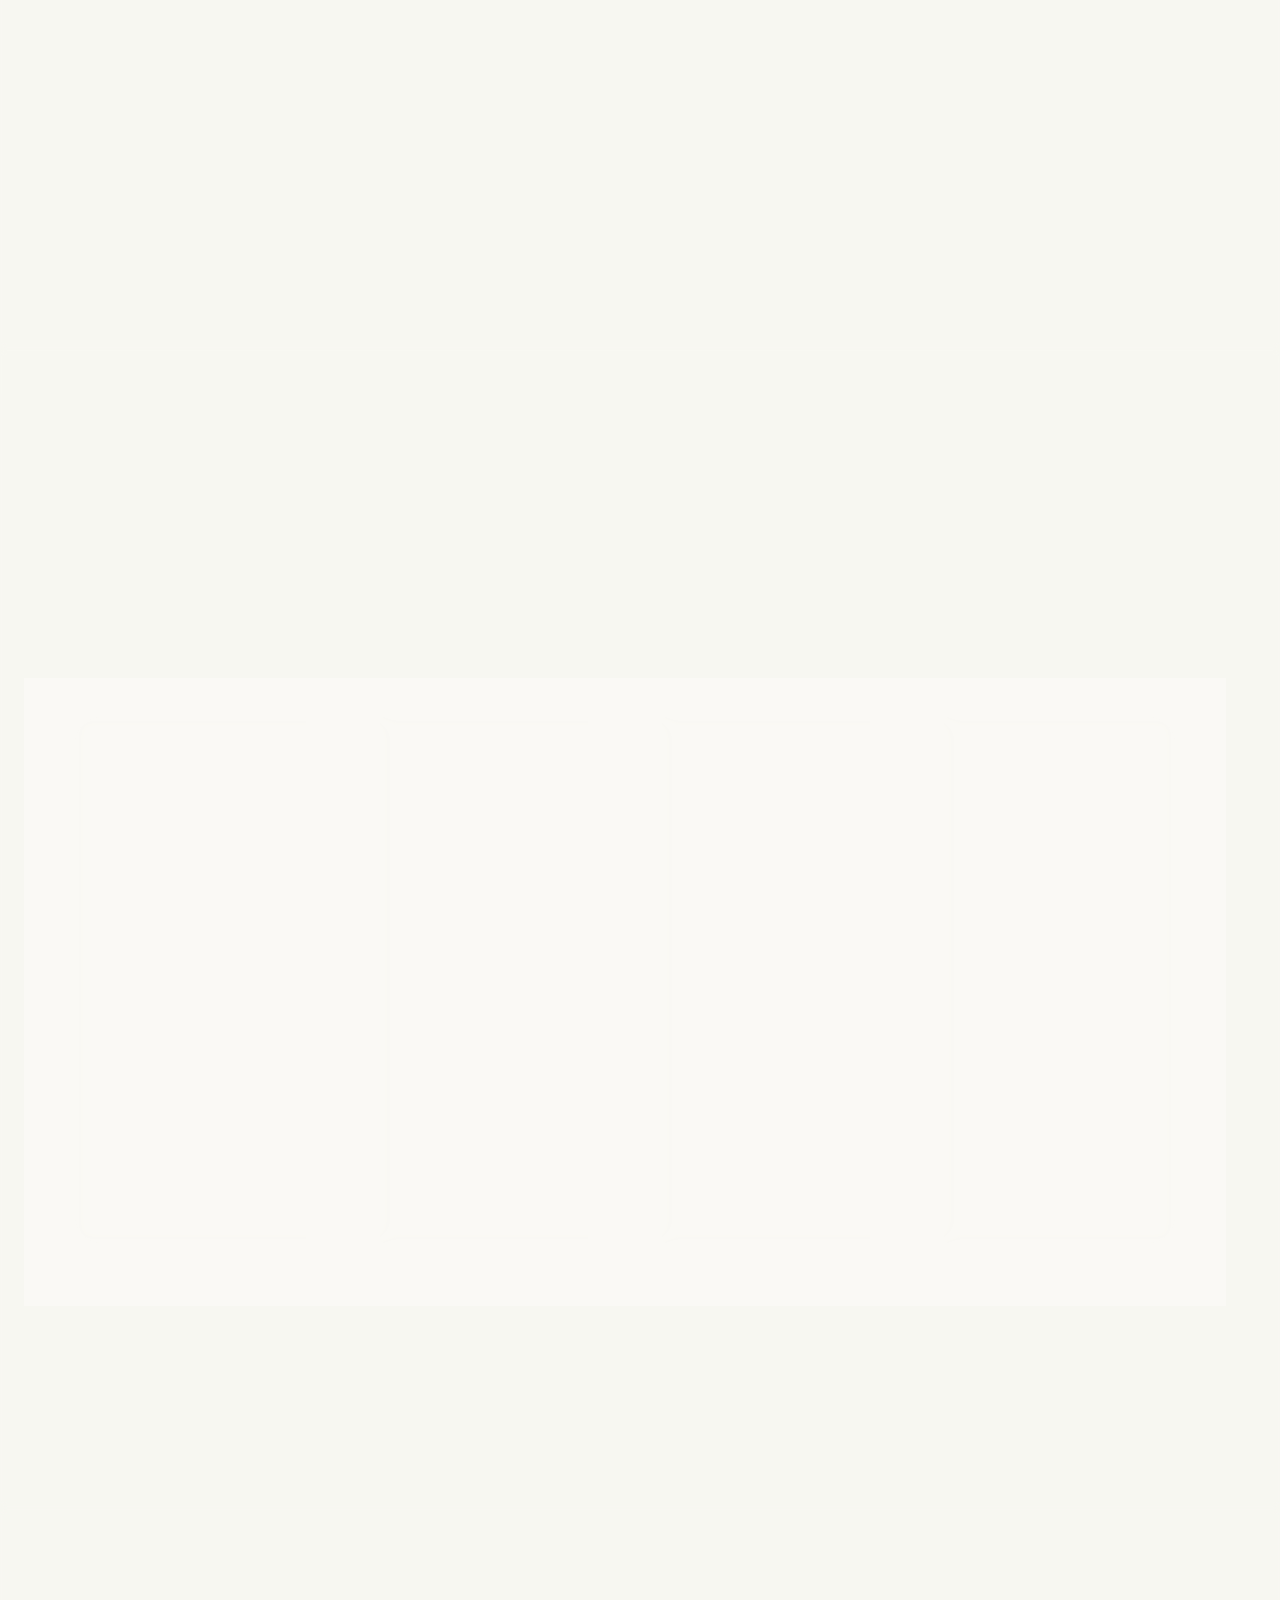
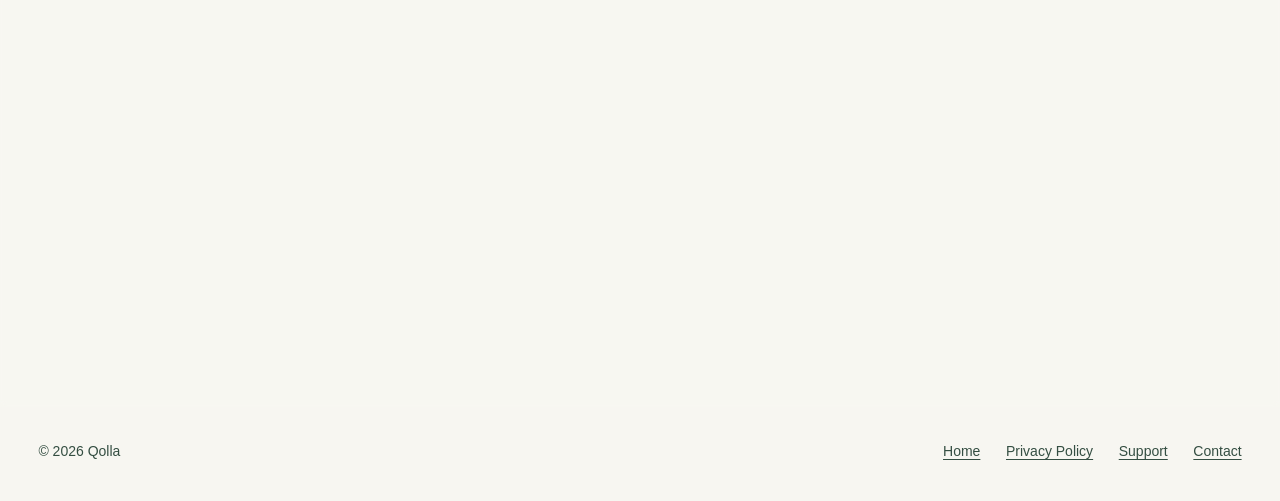
<file: index 2.html>
<!doctype html>
<html lang="en">
<head>
<meta charset="UTF-8">
<meta name="viewport" content="width=device-width, initial-scale=1">
<meta name="theme-color" content="#F7F6F1">
<meta name="description" content="Qolla is a personal planner for iPhone. Designed for an imperfect day.">
<title>Qolla | A Personal Planner for iPhone</title>
<link rel="icon" type="image/png" href="./Qolla_original_logo.png">
<link rel="stylesheet" href="./styles.css">
<script>try{var t=localStorage.getItem("qolla-website-theme");document.documentElement.dataset.theme=(t==="day"||t==="night")?t:(matchMedia("(prefers-color-scheme: dark)").matches?"night":"day")}catch(e){document.documentElement.dataset.theme=matchMedia("(prefers-color-scheme: dark)").matches?"night":"day"}</script>
<style>:root {--sky:linear-gradient(rgba(249,248,244,.61),rgba(249,248,244,.61)),url("./QollaSkyDay.png")}:root[data-theme="night"]{--sky:linear-gradient(rgba(15,18,39,.56),rgba(15,18,39,.70)),url("./QollaSkyNight.png")}</style>
<script src="./theme.js" defer></script>
<link rel="stylesheet" href="./experience.css">
<script src="./experience.js" defer></script>
<script src="./gallery.js" defer></script>
</head>
<body>
<a class="skip" href="#main">Skip to main content</a>
<header class="site-header"><nav class="container site-nav" aria-label="Main navigation">
<a class="brand" href="./" aria-label="Qolla home"><img class="brand-logo-day" src="./Qolla_original_logo.png" alt="" width="44" height="44"><img class="brand-logo-night" src="./Qolla_original_logo_night.png" alt="" width="44" height="44"><span>qolla</span></a>
<div class="nav-actions"><a class="home-link" href="./" aria-current="page"><svg viewBox="0 0 24 24" width="19" height="19" fill="none" stroke="currentColor" stroke-width="1.8" stroke-linecap="round" stroke-linejoin="round" aria-hidden="true" focusable="false"><path d="m3 10 9-7 9 7v10a1 1 0 0 1-1 1h-5v-7H9v7H4a1 1 0 0 1-1-1Z"/></svg><span>Home</span></a><a href="./privacy/" >Privacy</a><a href="./support/" >Support</a><div class="theme-switch" role="group" aria-label="Website appearance">
<button type="button" class="theme-option" data-theme-option="day" aria-label="Day mode" aria-pressed="false" title="Day mode"><svg viewBox="0 0 24 24" width="22" height="22" fill="none" stroke="currentColor" stroke-width="1.9" stroke-linecap="round" stroke-linejoin="round" aria-hidden="true" focusable="false"><circle cx="12" cy="12" r="4"/><path d="M12 2v2m0 16v2M4.93 4.93l1.42 1.42m11.3 11.3 1.42 1.42M2 12h2m16 0h2M4.93 19.07l1.42-1.42m11.3-11.3 1.42-1.42"/></svg></button>
<button type="button" class="theme-option" data-theme-option="night" aria-label="Night mode" aria-pressed="false" title="Night mode"><svg viewBox="0 0 24 24" width="22" height="22" fill="none" stroke="currentColor" stroke-width="1.9" stroke-linecap="round" stroke-linejoin="round" aria-hidden="true" focusable="false"><path d="M20.9 13A9 9 0 0 1 11 3.1 9 9 0 1 0 20.9 13Z"/></svg></button>
</div></div>
</nav></header>
<main id="main" class="hero"><div class="eyebrow">A personal planner for iPhone</div><h1>Qolla</h1>
<div class="description"><p>Qolla is a place to keep track of your everyday tasks, commitments, plans and notes.</p>
<p>Some things need doing today. Others can wait. Some take a little longer to work through. Qolla gives you somewhere to keep all of them without having to plan everything at once.</p>
<p>Created with neurodivergent people in mind, Qolla offers a flexible approach to planning that anyone can use.</p></div>
<p class="tagline">Designed for an imperfect day.</p><span class="status">Coming soon to the App Store</span><div class="hero-beta"><a class="q-button beta-link" href="https://testflight.apple.com/join/qzBd8jVd" target="_blank" rel="noopener noreferrer" data-beta-link>Become a beta tester <span aria-hidden="true">↗</span></a><p class="beta-footnote">iPhone only · Public TestFlight beta</p></div></main>
<section class="experience-section" id="experience" aria-labelledby="experience-title">
  <div class="experience-intro">
    <span class="section-kicker">A SMALL MOMENT WITH QOLLA</span>
    <h2 id="experience-title">There is always tomorrow.</h2>
    <p>Pick what you got done. Leave something unfinished. Then see what happens next.</p>
  </div>
  <div class="moment" data-moment>
    <div class="moment-top"><span class="moment-overline">YOUR DAY, YOUR PACE</span><span class="moment-count" data-count aria-live="polite">0 of 3 done</span></div>
    <div class="moment-head"><div><span class="moment-small" data-date-label>AN ORDINARY DAY</span><h3 data-day-title>Today</h3></div></div>
    <div class="moment-items" data-task-list aria-label="Example everyday tasks">
      <label class="moment-task"><input type="checkbox" data-task="0"><span class="moment-check" aria-hidden="true"></span><span>Call the bank about the fee</span></label>
      <label class="moment-task"><input type="checkbox" data-task="1"><span class="moment-check" aria-hidden="true"></span><span>Plan the week</span></label>
      <label class="moment-task"><input type="checkbox" data-task="2"><span class="moment-check" aria-hidden="true"></span><span>Pick up groceries</span></label>
    </div>
    <p class="moment-note" data-message aria-live="polite">You can leave some things for another day.</p>
    <div class="moment-actions"><button class="q-button moment-next" type="button" data-next>See tomorrow <span aria-hidden="true">→</span></button><button class="moment-reset" type="button" data-reset hidden>Try again ↺</button></div>
    <div class="moment-after" data-after hidden>
      <div class="moment-after-divider"></div>
      <p class="moment-after-title">What you finished stays done. The rest comes with you.</p>
      <p>No wall of overdue tasks. No score to keep up.</p>
      <button class="moment-reflect-toggle" type="button" data-reflect-toggle aria-expanded="false">And if something keeps moving? <span aria-hidden="true">↓</span></button>
      <div class="moment-reflect" data-reflect hidden><p>Sometimes a task needs more than another reminder.</p><blockquote>What is getting in the way?</blockquote><p>Qolla can help you reflect on a task that keeps moving, when you choose.</p></div>
    </div>
  </div>
  <p class="experience-disclaimer">A small, interactive example. It does not access or save your Qolla information.</p>
</section>
<section class="glimpse-section" aria-labelledby="glimpse-heading"><div class="glimpse-inner">
  <div class="glimpse-heading"><span class="section-kicker">INSIDE QOLLA</span><h2 id="glimpse-heading">Different things need different places.</h2><p>A glimpse of how Qolla makes room for everyday life.</p></div>
  <div class="glimpse-gallery">
    <figure class="glimpse-shot"><button type="button" class="shot-open" data-fullscreen-shot aria-label="Enlarge Today screenshot"><span class="screenshot-frame"><img src="./qolla-today.webp" alt="Qolla Today screen in Day mode with the Morning anchor, Commitments, Money and Tasks." width="1320" height="2868" loading="lazy" decoding="async"></span><span class="shot-zoom" aria-hidden="true">View full screen ↗</span></button><figcaption><strong>Today</strong><span>For what today holds.</span></figcaption></figure>
    <figure class="glimpse-shot"><button type="button" class="shot-open" data-fullscreen-shot aria-label="Enlarge Plans screenshot"><span class="screenshot-frame"><img src="./qolla-plans-explainer.webp" alt="The Qolla Plans explanation showing the Buy a car example, steps and Middle Shelf." width="1320" height="2868" loading="lazy" decoding="async"></span><span class="shot-zoom" aria-hidden="true">View full screen ↗</span></button><figcaption><strong>Plans</strong><span>For what takes a little longer.</span></figcaption></figure>
    <figure class="glimpse-shot"><button type="button" class="shot-open" data-fullscreen-shot aria-label="Enlarge Practices screenshot"><span class="screenshot-frame"><img src="./qolla-practices.webp" alt="Qolla Practices in Night mode showing optional Islamic prayer times and morning, evening and night practices." width="1320" height="2868" loading="lazy" decoding="async"></span><span class="shot-zoom" aria-hidden="true">View full screen ↗</span></button><figcaption><strong>Practices</strong><span>For the things you return to, with optional prayer times.</span></figcaption></figure>
    <figure class="glimpse-shot"><button type="button" class="shot-open" data-fullscreen-shot aria-label="Enlarge Reflections screenshot"><span class="screenshot-frame"><img src="./qolla-reflections-explainer.webp" alt="The Qolla Reflections explanation showing a task that keeps moving and a day check-in." width="1320" height="2868" loading="lazy" decoding="async"></span><span class="shot-zoom" aria-hidden="true">View full screen ↗</span></button><figcaption><strong>Reflections</strong><span>For understanding what gets in the way.</span></figcaption></figure>
  </div>
  <p class="glimpse-hint">Tap a screen to take a closer look.</p>
</div></section>
<dialog class="qolla-image-dialog" aria-label="Qolla screenshot" data-shot-dialog><div class="qolla-image-dialog-inner"><button type="button" class="qolla-dialog-close" data-dialog-close aria-label="Close screenshot">Close ✕</button><img alt="" data-dialog-image></div></dialog>
<section class="invitation" aria-labelledby="invitation-heading"><span class="section-kicker">QOLLA FOR IPHONE</span><h2 id="invitation-heading">Curious to try it?</h2><p>Qolla is getting ready for the App Store. You can try the beta and tell me what you think.</p><a class="q-button beta-link" href="https://testflight.apple.com/join/qzBd8jVd" target="_blank" rel="noopener noreferrer" data-beta-link>Become a beta tester <span aria-hidden="true">↗</span></a><p class="invitation-small">30 days free · One-time unlock · No subscription</p></section>
<footer class="site-footer"><div class="container footer-inner"><span>&copy; 2026 Qolla</span><div class="footer-links"><a href="./">Home</a><a href="./privacy/">Privacy Policy</a><a href="./support/">Support</a><a href="./support/#contact">Contact</a></div></div></footer>
</body></html>
</file>
<file: styles.css>
:root { color-scheme: light; --ink:#254737; --body:#344e42; --line:rgba(37,71,55,.22); --panel:rgba(250,249,245,.92); --control:rgba(250,249,245,.90); --focus:#155cb5; --sky:linear-gradient(rgba(249,248,244,.61),rgba(249,248,244,.61)),url("QollaSkyDay.png"); }
:root[data-theme="night"] { color-scheme:dark; --ink:#F4E9FF; --body:#E9DCF8; --line:rgba(239,223,255,.37); --panel:rgba(22,26,49,.90); --control:rgba(22,26,49,.94); --focus:#FFE29B; --sky:linear-gradient(rgba(15,18,39,.56),rgba(15,18,39,.70)),url("QollaSkyNight.png"); }
* {box-sizing:border-box}
html {font-size:100%;scroll-behavior:smooth}
body {margin:0;min-height:100vh;background:#F7F6F1; color:var(--ink);font-family:-apple-system,BlinkMacSystemFont,"Segoe UI",Arial,sans-serif;line-height:1.75; position:relative;}
body::before {content:"";position:fixed;inset:0;z-index:-1;background-image:var(--sky);background-size:cover;background-position:center;pointer-events:none}
:root[data-theme="night"] body {background:#12162B}
.container {max-width:1040px;margin-inline:auto;padding-inline:26px}
a {color:inherit;text-underline-offset:.2em}
a:hover {text-decoration-thickness:2px}
a:focus-visible,button:focus-visible {outline:3px solid var(--focus);outline-offset:4px;border-radius:5px}
.skip {position:absolute;top:-90px;left:12px;z-index:10;padding:10px 15px;background:var(--panel);color:var(--ink)}
.skip:focus {top:12px}
.site-header {border-bottom:1px solid var(--line);background:var(--control)}
.site-nav {min-height:88px;display:flex;align-items:center;justify-content:space-between;gap:20px}
.brand {display:inline-flex;align-items:center;gap:9px;text-decoration:none}
/* Transparent, artwork-specific day and night logos. */
.brand img {width:44px;height:44px;object-fit:contain;flex:none}
.brand-logo-night {display:none}
:root[data-theme="night"] .brand-logo-day {display:none}
:root[data-theme="night"] .brand-logo-night {display:block}
.brand span {font-family:Georgia,serif;font-size:28px;letter-spacing:-.7px}
.nav-actions {display:flex;align-items:center;gap:clamp(12px,2vw,23px);flex-wrap:wrap}
.nav-actions a {font-size:15px;text-decoration:none}
.nav-actions a[aria-current="page"] {text-decoration:underline;text-underline-offset:5px}
.theme-toggle {background:var(--control);border:1.5px solid var(--line);border-radius:999px;color:var(--ink);font:inherit;font-weight:600;font-size:14px;padding:8px 15px;cursor:pointer;min-height:44px;white-space:nowrap}
.theme-toggle:hover {text-decoration:underline}
.hero {max-width:730px;padding:105px 26px 115px;margin:auto;text-align:center}
.eyebrow {font-size:13px;letter-spacing:.19em;font-weight:700;text-transform:uppercase;color:var(--body)}
h1,h2 {font-family:Georgia,"Times New Roman",serif;font-weight:400;line-height:1.2}
.hero h1 {font-size:clamp(58px,9vw,92px);letter-spacing:-.04em;margin:25px 0 34px}
.hero .description {max-width:600px;margin:auto;color:var(--body);font-size:17px}
.hero .description p {margin:0 0 22px}
.tagline {margin:48px 0 0;font:400 clamp(25px,4vw,32px)/1.4 Georgia,serif}
.status {display:inline-block;margin-top:42px;padding:10px 23px;border:1px solid var(--line);border-radius:40px;color:var(--ink);font-size:13px;background:var(--control)}
.doc {max-width:820px;margin:42px auto;padding:48px clamp(24px,5vw,58px) 70px;background:var(--panel);border:1px solid var(--line);border-radius:18px}
.doc h1 {font-size:clamp(36px,6vw,52px);margin:0 0 12px}
.doc .updated {font-size:14px;color:var(--body);margin:0 0 38px}
.doc h2 {font-size:clamp(24px,4vw,29px);margin:42px 0 12px}
.doc p {font-size:16px;color:var(--body);margin:0 0 17px}
.doc strong {color:var(--ink)}
.site-footer {border-top:1px solid var(--line);background:var(--control);padding:26px 0}
.footer-inner {display:flex;align-items:center;justify-content:space-between;gap:16px;flex-wrap:wrap;color:var(--body);font-size:14px}
.footer-links {display:flex;flex-wrap:wrap;gap:20px}
@media(max-width:650px){.site-nav{padding-block:15px;min-height:76px;flex-wrap:wrap}.nav-actions{gap:15px}.brand span{font-size:25px}.hero{padding-block:75px 92px}.doc{margin:20px 12px;padding:32px 22px 55px}.footer-inner{align-items:flex-start;flex-direction:column}}
@media(prefers-reduced-motion:reduce){html{scroll-behavior:auto}*,*::before,*::after{transition:none!important;animation:none!important}}

/* Icon-only accessible day and night selection */
.theme-switch {display:inline-flex;align-items:center;gap:4px;padding:3px;border:1.5px solid var(--line);background:var(--control);border-radius:999px}
.theme-option {display:grid;place-items:center;width:44px;height:44px;padding:0;border:2px solid transparent;border-radius:999px;background:transparent;color:var(--ink);cursor:pointer;flex:none}
.theme-option[aria-pressed="true"] {background:var(--ink);color:var(--control);border-color:var(--ink)}
.theme-option svg {display:block}
.theme-option:hover {outline:1px solid var(--line)}
@media (max-width: 380px) {.nav-actions {gap:8px}.brand span {font-size:23px}}

/* Explicit, accessible navigation back to the homepage. */
.home-link {display:inline-flex;align-items:center;gap:6px;white-space:nowrap;min-height:44px}
.home-link svg {display:block;flex:none}
@media (max-width:650px) { .nav-actions {gap:12px} }

/* Qolla launch addition: consistent adaptive navigation shared by all pages. */
.site-nav { width:100%; }
.nav-actions { min-width:0; flex-wrap:nowrap; }
.nav-actions .theme-switch {margin-left:clamp(7px,1.2vw,15px); flex:none;}
.nav-actions .home-link {display:inline-flex;gap:6px;align-items:center;}
@media (max-width:820px) {
 .site-nav {display:grid;grid-template-columns:minmax(0,1fr);gap:12px;align-items:center;padding-block:16px;min-height:0;}
 .site-nav .brand{width:max-content;}
 .nav-actions{display:grid;grid-template-columns:max-content max-content max-content minmax(0,1fr);align-items:center;gap:clamp(8px,2.25vw,18px);width:100%;}
 .nav-actions a{font-size:clamp(12px,3.4vw,15px);white-space:nowrap;}
 .nav-actions .theme-switch{justify-self:end;margin-left:0;}
 .container{padding-inline:clamp(14px,4.1vw,26px);}
 .theme-option{width:clamp(34px,9.5vw,44px);height:clamp(40px,9.5vw,44px);}
}
@media (max-width:359px) {
 .nav-actions{gap:7px;}
 .nav-actions a{font-size:12px;}
 .home-link svg{width:14px;height:14px;}
 .theme-switch{gap:0;padding:1px;}
 .theme-option{width:32px;height:40px;}
 .theme-option svg{width:17px;height:17px;}
}
@media (max-width:319px) {
 .nav-actions{grid-template-columns:repeat(3,max-content);row-gap:9px;}
 .nav-actions .theme-switch{grid-column:1/-1;justify-self:end;}
}

/* A softer transition into the footer without a full-width rule. */
.site-footer { border-top: 0; }


/* October 2026: balanced site-wide alignment without changing brand or markup. */
.container{max-width:1360px;padding-inline:clamp(20px,4vw,58px)}
.site-header{background:var(--control)}
.site-nav{min-height:84px;gap:clamp(20px,3vw,50px)}
.nav-actions{gap:clamp(17px,2vw,30px)}
.nav-actions .theme-switch{margin-left:clamp(7px,1.4vw,19px)}
.hero{max-width:940px;padding:clamp(76px,8vw,112px) clamp(20px,4vw,54px) clamp(80px,8vw,112px)}
.hero .description{max-width:770px;font-size:clamp(16px,1.2vw,18px)}
.hero .description p{margin-bottom:22px}
.hero-beta{display:flex;flex-direction:column;align-items:center;gap:0}
.hero-beta .q-button{min-width:min(100%,246px)}
.site-footer{background:transparent;padding:32px 0 38px}
.footer-inner{gap:24px}
.footer-links{gap:clamp(15px,2vw,30px)}
@media (max-width:820px){
  .container{padding-inline:clamp(18px,4vw,30px)}
  .site-nav{min-height:0;display:grid;grid-template-columns:minmax(0,1fr);align-items:start;gap:12px;padding-block:16px}
  .site-nav .brand{width:max-content}
  .nav-actions{width:100%;display:grid;grid-template-columns:max-content max-content max-content minmax(0,1fr);gap:clamp(10px,2.3vw,20px);align-items:center}
  .nav-actions a{font-size:clamp(13px,3.4vw,15px)}
  .nav-actions .theme-switch{margin-left:0;justify-self:end}
  .theme-option{width:clamp(38px,9vw,44px);height:44px}
  .hero{padding:70px clamp(18px,5vw,34px) 82px}
  .hero .description{max-width:660px}
  .footer-inner{align-items:flex-start;gap:15px}
}
@media (max-width:370px){
  .site-nav{row-gap:9px}
  .nav-actions{grid-template-columns:repeat(3,max-content);column-gap:clamp(13px,3.8vw,20px);row-gap:8px}
  .nav-actions a{font-size:14px}
  .nav-actions .theme-switch{grid-column:1 / -1;justify-self:end}
  .theme-option{width:44px;height:44px}
  .hero{padding-top:56px}
  .footer-links{gap:12px 17px}
}


/* QOLLA FINAL HEADER/FOOTER ALIGNMENT: responsive viewport gutters.
   Keep the four content/gallery sections independently centred. */
.site-header .site-nav,
.site-footer .footer-inner {
  width: 100%;
  max-width: none;
  margin-inline: auto;
  padding-inline: clamp(20px, 3vw, 64px);
  box-sizing: border-box;
}
.site-header .site-nav {
  display: flex;
  align-items: center;
  justify-content: space-between;
  gap: 28px;
}
.site-header .nav-actions {
  display: flex;
  align-items: center;
  justify-content: flex-end;
  gap: clamp(15px, 1.9vw, 31px);
  flex-wrap: nowrap;
}
.site-header .nav-actions .theme-switch { margin-left: 5px; flex-shrink: 0; }
.site-footer .footer-inner {
  display: flex;
  justify-content: space-between;
  align-items: center;
  gap: 20px;
}
.site-footer .footer-links {
  display: flex;
  flex-wrap: wrap;
  gap: clamp(16px, 2vw, 30px);
}
/* The header and footer have no full-width divider line. */
.site-header { border-bottom: 0; }
.site-footer { border-top: 0; }
@media (max-width: 820px) {
  .site-header .site-nav {
    display: grid;
    grid-template-columns: minmax(0, 1fr);
    align-items: start;
    gap: 13px;
    padding-block: 16px;
  }
  .site-header .nav-actions {
    display: grid;
    grid-template-columns: max-content max-content max-content minmax(0, 1fr);
    gap: clamp(9px, 2.3vw, 18px);
    align-items: center;
    width: 100%;
    justify-content: initial;
  }
  .site-header .nav-actions a { font-size: clamp(13px, 3.2vw, 15px); }
  .site-header .nav-actions .theme-switch {
    margin-left: 0;
    justify-self: end;
  }
  .site-footer .footer-inner {
    align-items: flex-start;
    flex-direction: column;
    gap: 17px;
  }
}
@media (max-width: 390px) {
  .site-header .site-nav,
  .site-footer .footer-inner { padding-inline: 17px; }
  .site-header .nav-actions {
    grid-template-columns: repeat(3, max-content);
    justify-content: start;
    column-gap: clamp(14px, 4vw, 20px);
    row-gap: 11px;
  }
  .site-header .nav-actions a { font-size: 14px; }
  .site-header .nav-actions .theme-switch {
    grid-column: 1 / -1;
    justify-self: end;
  }
}


/* Qolla mobile refinement — intentionally restricted to phone sizes.
   Desktop and tablet presentation remain unchanged. */
@media (max-width: 600px) {
  html, body { max-width: 100%; overflow-x: clip; }
  .site-header .site-nav {
    display: flex;
    flex-direction: column;
    align-items: stretch;
    gap: 7px;
    min-height: 0;
    padding: 10px 17px 12px;
  }
  .site-nav .brand { gap: 7px; align-self: flex-start; min-height: 39px; }
  .site-nav .brand img { width: 36px; height: 36px; }
  .site-nav .brand span { font-size: 25px; line-height: 1.15; }
  .site-header .nav-actions {
    display: grid;
    grid-template-columns: max-content max-content max-content minmax(0, 1fr);
    width: 100%;
    gap: clamp(8px, 2.4vw, 16px);
    align-items: center;
    justify-content: stretch;
  }
  .site-header .nav-actions a {
    font-size: clamp(13px, 3.55vw, 15px);
    font-weight: 500;
    min-height: 42px;
    display: inline-flex;
    align-items: center;
    white-space: nowrap;
  }
  .site-header .nav-actions .home-link { gap: 4px; }
  .site-header .nav-actions .home-link svg { width: 16px; height: 16px; }
  .site-header .nav-actions .theme-switch { justify-self: end; margin: 0; gap: 1px; padding: 2px; }
  .site-header .theme-option { width: 38px; height: 40px; min-height: 40px; }
  .site-header .theme-option svg { width: 20px; height: 20px; }
  .hero {
    max-width: 540px;
    margin: 0 auto;
    padding: 42px 21px 64px;
    text-align: center;
  }
  .hero .eyebrow { font-size: 10.5px; line-height: 1.6; letter-spacing: .15em; }
  .hero h1 { font-size: clamp(52px, 14vw, 70px); margin: 18px 0 22px; }
  .hero .description { max-width: 480px; font-size: 15.5px; line-height: 1.62; font-weight: 400; }
  .hero .description p { margin: 0 0 16px; }
  .hero .tagline { margin-top: 30px; font-size: clamp(23px, 6vw, 28px); }
  .hero .status { margin-top: 25px; }
  .hero-beta { margin-top: 14px; }
  .hero-beta .q-button { min-width: 0; width: min(100%, 270px); }
  .site-footer { padding: 25px 0 28px; }
  .site-footer .footer-inner { padding-inline: 21px; gap: 11px; }
  .site-footer .footer-links { gap: 10px 19px; }
}
@media (max-width: 355px) {
  .site-header .site-nav { padding-inline: 15px; gap: 4px; }
  .site-header .nav-actions { grid-template-columns: repeat(3, max-content); column-gap: 17px; row-gap: 2px; }
  .site-header .nav-actions a { font-size: 14px; }
  .site-header .nav-actions .theme-switch { grid-column: 1 / -1; justify-self: end; }
  .hero { padding: 35px 17px 56px; }
}

/* Header refinement: icon-only Qolla brand on every display.
   The linked brand retains its aria-label="Qolla home". */
.site-header .brand span { display:none !important; }
.site-header .brand { gap:0; }
</file>
<file: experience.css>
/* Qolla interactive moment: namespaced to homepage; website typography and theme inherited. */
.experience-section,.glimpse-section,.invitation{position:relative;color:var(--ink)}
.experience-section{padding:clamp(70px,9vw,118px) 22px 62px;background:var(--experience-bg,rgba(250,249,245,.91));border-top:1px solid var(--line)}
:root[data-theme="night"]{--experience-bg:rgba(13,18,36,.9);--moment-card:rgba(26,31,48,.98);--moment-surface:rgba(40,45,62,.88);--moment-edge:rgba(236,222,251,.18);--muted-in:#C7B9D2;--done:#C9B8E8}
:root[data-theme="day"]{--moment-card:#FBFAF7;--moment-surface:#F1F2EE;--moment-edge:rgba(35,73,53,.15);--muted-in:#65766B;--done:#316744}
.experience-intro,.glimpse-heading,.invitation{text-align:center;max-width:670px;margin-inline:auto}
.section-kicker{display:block;font-size:11px;font-weight:750;letter-spacing:.2em;color:var(--body);line-height:1.5}
.experience-intro h2,.glimpse-heading h2,.invitation h2{font-family:Georgia,'Times New Roman',serif;font-size:clamp(37px,5.1vw,65px);line-height:1.12;letter-spacing:-.035em;margin:18px 0 16px;font-weight:400}
.experience-intro p,.glimpse-heading p,.invitation p{color:var(--body);font-size:clamp(15px,1.6vw,18px);line-height:1.7;margin:0}
.moment{background:var(--moment-card);border:1px solid var(--moment-edge);border-radius:26px;max-width:620px;margin:41px auto 0;padding:clamp(22px,4.5vw,37px);box-shadow:0 24px 80px rgba(18,30,22,.08)}
:root[data-theme="night"] .moment{box-shadow:0 25px 90px rgba(1,3,11,.3)}
.moment-top,.moment-head,.moment-actions{display:flex;align-items:center;justify-content:space-between;gap:14px}
.moment-overline,.moment-count,.moment-small{font-size:11px;font-weight:650;letter-spacing:.11em;color:var(--muted-in)}
.moment-count{letter-spacing:0;font-size:12px}
.moment-head{margin:28px 0 24px;align-items:start}
.moment-head h3{font:400 clamp(41px,7vw,61px)/1.1 Georgia,serif;letter-spacing:-.04em;margin:9px 0 0}
.moment-sun{display:grid;place-items:center;background:var(--moment-surface);border-radius:50%;width:42px;height:42px;font-size:24px;color:var(--ink)}
.moment-items{display:grid;gap:10px}
.moment-task{display:flex;align-items:center;gap:17px;min-height:67px;background:var(--moment-surface);border:1px solid var(--moment-edge);border-radius:13px;padding:13px 16px;cursor:pointer;font-size:clamp(14px,2.2vw,16px);line-height:1.35;position:relative}
.moment-task:focus-within{outline:3px solid var(--focus);outline-offset:2px}
.moment-task input{position:absolute;opacity:0;width:1px;height:1px}
.moment-check{display:grid;place-items:center;flex:none;width:27px;height:27px;border-radius:50%;border:2px solid var(--muted-in);transition:background .18s,border-color .18s}
.moment-task input:checked+.moment-check{background:var(--done);border-color:var(--done)}
.moment-task input:checked+.moment-check::after{content:'✓';font-weight:700;color:#fff;font-size:16px}
:root[data-theme="night"] .moment-task input:checked+.moment-check::after{color:#182036}
.moment-task:has(input:checked)>span:last-child{text-decoration:line-through;opacity:.65}
.moment-task.is-carried{cursor:default}.moment-task.is-carried .moment-check{border-color:var(--muted-in)}
.moment-task .carry-tag{display:block;font-size:11px;color:var(--muted-in);margin-top:5px;letter-spacing:.01em}
.moment-note{color:var(--body);font-size:14px;min-height:24px;line-height:1.5;margin:22px 0 20px}
.q-button{display:inline-flex;align-items:center;justify-content:center;gap:18px;background:#294936;color:#fff!important;border:1px solid #294936;border-radius:999px;font:600 15px/1.3 -apple-system,BlinkMacSystemFont,'Segoe UI',Arial,sans-serif;text-decoration:none!important;min-height:48px;padding:15px 25px;cursor:pointer;transition:transform .18s,background .18s}
.q-button:hover{background:#396849;transform:translateY(-1px)}
.q-button:focus-visible{outline:3px solid var(--focus);outline-offset:4px}
:root[data-theme="night"] .q-button{background:#EADAF4;border-color:#EADAF4;color:#1C2532!important}
:root[data-theme="night"] .q-button:hover{background:#fff0ff}
.moment-next{width:100%}.moment-next[hidden],.moment-reset[hidden],.moment-after[hidden],.moment-reflect[hidden]{display:none!important}
.moment-reset,.moment-reflect-toggle{background:none;border:0;color:var(--ink);cursor:pointer;text-decoration:underline;text-underline-offset:5px;font:600 14px/1.5 -apple-system,BlinkMacSystemFont,'Segoe UI',Arial,sans-serif;padding:9px}
.moment-after-divider{border-top:1px solid var(--moment-edge);margin:27px 0 20px}
.moment-after p{color:var(--body);font-size:14px;line-height:1.6;margin:0 0 11px}
.moment-after .moment-after-title{color:var(--ink);font-family:Georgia,serif;font-size:25px;line-height:1.35}
.moment-reflect-toggle{padding:12px 0 0}
.moment-reflect{background:var(--moment-surface);border-radius:13px;padding:19px;margin-top:14px}
.moment-reflect blockquote{font:400 23px/1.3 Georgia,serif;margin:9px 0 12px;color:var(--ink)}
.experience-disclaimer{text-align:center;color:var(--body);font-size:12px;line-height:1.5;margin:19px auto 0;max-width:520px}
.glimpse-section{padding:95px 22px 100px;background:var(--control);border-top:1px solid var(--line)}
.glimpse-inner{max-width:1040px;margin:auto}.glimpse-gallery{display:grid;grid-template-columns:repeat(2,minmax(0,320px));gap:clamp(23px,7vw,100px);justify-content:center;align-items:start;margin-top:49px}
.glimpse-shot{margin:0;min-width:0}.screenshot-frame{border-radius:clamp(19px,3vw,28px);overflow:hidden;border:1px solid var(--line);background:#eee;box-shadow:0 26px 48px rgba(21,35,26,.11)}
:root[data-theme="night"] .screenshot-frame{box-shadow:0 26px 55px rgba(0,0,0,.30)}
.screenshot-frame img{display:block;width:100%;height:auto;object-fit:contain}
.glimpse-shot figcaption{text-align:center;display:grid;gap:2px;padding:18px 5px 0;color:var(--body);font-size:14px;line-height:1.5}
.glimpse-shot figcaption strong{font:400 25px/1.2 Georgia,serif;color:var(--ink)}
.invitation{max-width:none;background:var(--experience-bg,rgba(250,249,245,.91));padding:84px 22px 105px;border-top:1px solid var(--line)}
.invitation>p{max-width:480px;margin:0 auto 27px}.invitation .q-button{margin:7px auto 0}.invitation .invitation-small{font-size:12px;margin:19px auto 0}
.hero-beta{margin:18px auto 0}.hero-beta .q-button{margin-top:0}.hero-beta .beta-footnote{font-size:12px;color:var(--body);margin:12px 0 0}
@media(max-width:600px){.experience-section{padding:72px 14px 60px}.moment{margin-top:30px;border-radius:19px}.glimpse-section{padding:78px 17px 80px}.glimpse-gallery{grid-template-columns:repeat(2,minmax(0,1fr));gap:14px;margin-top:34px}.glimpse-shot figcaption{font-size:12px}.glimpse-shot figcaption strong{font-size:21px}.invitation{padding:77px 20px 89px}.experience-intro p{max-width:345px;margin:auto}}
@media(max-width:370px){.glimpse-gallery{gap:10px}.moment-task{gap:11px;padding:11px}.moment{padding:18px}}
@media(prefers-reduced-motion:reduce){.q-button,.moment-check{transition:none!important}.q-button:hover{transform:none}}

/* Four original iPhone screenshots, legible at phone widths. */
.glimpse-gallery{grid-template-columns:repeat(4,minmax(0,1fr));max-width:1060px;gap:clamp(14px,2.4vw,28px);align-items:start;margin-top:44px}
.shot-open{display:block;width:100%;border:0;padding:0;background:transparent;color:inherit;font:inherit;cursor:zoom-in;position:relative;text-align:left}
.shot-open:focus-visible{outline:3px solid var(--focus);outline-offset:5px;border-radius:20px}
.screenshot-frame{display:block;aspect-ratio:1320/2868;overflow:hidden;border-radius:clamp(12px,1.8vw,24px)}
.screenshot-frame img{height:100%;width:100%;object-fit:contain}
.shot-zoom{display:block;text-align:center;color:var(--body);font-size:12px;margin-top:9px;opacity:.8}
.glimpse-hint{color:var(--body);font-size:12px;text-align:center;margin:30px auto 0}
.qolla-image-dialog{max-width:min(94vw,520px);max-height:94dvh;padding:0;border:0;border-radius:18px;background:var(--panel);color:var(--ink);overflow:auto;box-shadow:0 22px 100px rgba(0,0,0,.34)}
.qolla-image-dialog::backdrop{background:rgba(9,16,20,.75)}
.qolla-image-dialog-inner{position:relative;padding:56px 12px 12px}
.qolla-image-dialog-inner img{display:block;width:100%;height:auto;max-height:calc(94dvh - 75px);object-fit:contain}
.qolla-dialog-close{position:absolute;top:9px;right:12px;border:1px solid var(--line);border-radius:999px;background:var(--panel);color:var(--ink);min-height:42px;padding:6px 16px;font:600 14px -apple-system,BlinkMacSystemFont,'Segoe UI',sans-serif;cursor:pointer}
.qolla-dialog-close:focus-visible{outline:3px solid var(--focus);outline-offset:3px}
@media(max-width:760px){.glimpse-gallery{grid-template-columns:repeat(2,minmax(0,1fr));gap:28px 18px;max-width:590px}}
@media(max-width:480px){
 .glimpse-gallery{grid-template-columns:minmax(0,1fr);max-width:340px;margin-top:30px;gap:44px}
 .glimpse-shot{max-width:340px;width:100%;margin-inline:auto}
 .glimpse-shot figcaption{padding-top:13px;font-size:14px}
 .glimpse-shot figcaption strong{font-size:25px}
 .screenshot-frame{border-radius:22px}
 .glimpse-section{padding:76px 20px 80px}
}


/* Qolla gallery finishing pass: genuine app screens on the same sky as the site. */
:root[data-theme="day"]{
  --gallery-wash:rgba(248,247,242,.53);
  --gallery-matte:rgba(255,254,250,.60);
  --gallery-shadow:rgba(30,55,44,.11);
}
:root[data-theme="night"]{
  --gallery-wash:rgba(13,17,35,.48);
  --gallery-matte:rgba(26,30,52,.68);
  --gallery-shadow:rgba(1,4,14,.42);
}
.glimpse-section{
  background:var(--gallery-wash);
  padding-block:clamp(68px,7vw,106px);
  -webkit-backdrop-filter:blur(3px);
  backdrop-filter:blur(3px);
}
.glimpse-inner{max-width:1130px}
.glimpse-gallery{
  max-width:1100px;
  gap:clamp(15px,2.5vw,28px);
  margin-top:clamp(32px,4vw,55px);
}
.glimpse-shot{display:flex;flex-direction:column;min-width:0}
.shot-open{border-radius:25px;transition:transform .2s ease}
.shot-open:hover{transform:translateY(-3px)}
.screenshot-frame{
  padding:clamp(7px,.8vw,11px);
  border:1px solid var(--line);
  border-radius:clamp(18px,2.1vw,27px);
  background:var(--gallery-matte);
  box-shadow:0 12px 34px var(--gallery-shadow);
  aspect-ratio:auto;
  -webkit-backdrop-filter:blur(9px);
  backdrop-filter:blur(9px);
}
:root[data-theme="night"] .screenshot-frame{box-shadow:0 15px 40px var(--gallery-shadow)}
.screenshot-frame img{
  width:100%;height:auto;aspect-ratio:1320/2868;
  object-fit:contain;
  border-radius:clamp(12px,1.3vw,18px);
  background:var(--panel);
}
.glimpse-shot figcaption{padding:15px 5px 0;gap:5px;max-width:260px;margin-inline:auto}
.glimpse-shot figcaption strong{font-size:clamp(22px,2vw,25px)}
.glimpse-shot figcaption span{line-height:1.55}
.shot-zoom{font-size:12px;margin-top:10px}
.qolla-image-dialog{background:var(--panel);border:1px solid var(--line)}
@media(max-width:760px){
  .glimpse-gallery{gap:30px 18px;max-width:610px}
}
@media(max-width:480px){
  .glimpse-section{padding:72px 17px 75px}
  .glimpse-gallery{grid-template-columns:minmax(0,1fr);max-width:335px;gap:45px}
  .glimpse-shot{max-width:335px}
  .screenshot-frame{padding:9px;border-radius:23px}
  .screenshot-frame img{border-radius:16px}
  .glimpse-shot figcaption{padding-top:13px}
}
@media(prefers-reduced-motion:reduce){.shot-open{transition:none}.shot-open:hover{transform:none}}

/* Use the same sky and atmospheric wash throughout, not solid colour panels. */
:root[data-theme="day"] {--experience-bg:rgba(248,247,242,.50)}
:root[data-theme="night"] {--experience-bg:rgba(13,17,35,.48)}
.experience-section,.invitation,.glimpse-section{background:var(--experience-bg);}
.experience-section,.invitation,.glimpse-section{-webkit-backdrop-filter:blur(3px);backdrop-filter:blur(3px)}
.hero-beta .q-button{min-height:48px;}
@media(max-width:480px){.hero-beta .q-button,.invitation .q-button{max-width:100%;min-height:52px}.hero-beta{margin-top:23px}}


/* Compact, genuinely phone-sized content without affecting desktop. */
@media (max-width: 600px) {
  .experience-section { padding: 60px 17px 52px; }
  .experience-intro h2, .glimpse-heading h2, .invitation h2 {
    font-size: clamp(34px, 9.2vw, 44px);
    line-height: 1.16;
    margin: 13px 0 12px;
  }
  .experience-intro p, .glimpse-heading p, .invitation p { font-size: 15px; line-height: 1.55; }
  .moment { margin-top: 26px; padding: 21px; }
  .moment-head { margin: 22px 0 19px; }
  .moment-head h3 { font-size: 46px; }
  .moment-task { min-height: 58px; padding: 11px 13px; gap: 12px; }
  .moment-task .moment-check { width: 26px; height: 26px; }
  .glimpse-section { padding: 63px 17px 69px; }
  .invitation { padding: 62px 21px 72px; }
  .invitation .q-button { width: min(100%, 300px); }
}
</file>
<file: qolla-mobile-only.css>
/* Qolla mobile-only refinement, October 2026.
   Loads after styles.css / experience.css and does not affect widths >=768px. */
@media (max-width:767px) {
  /* Compact header: logo left, a single change-theme icon right; links on second row. */
  .site-header .site-nav {
    position:relative; display:flex; flex-direction:column; align-items:stretch;
    gap:3px; min-height:0; width:100%;
    padding:10px 20px 9px;
  }
  .site-header .brand { align-self:flex-start; min-height:46px; gap:7px; }
  .site-header .brand img { width:36px; height:36px; }
  .site-header .brand span { font-size:25px; line-height:1.1; }
  .site-header .nav-actions {
    display:flex; flex-direction:row; flex-wrap:nowrap; align-items:center;
    justify-content:flex-end; width:100%; min-width:0;
    gap:clamp(14px,4vw,23px); padding:0 7px 0 0;
    margin:0;
  }
  .site-header .nav-actions > a {
    display:inline-flex; align-items:center; flex:none; white-space:nowrap;
    min-height:42px; font-size:clamp(13px,3.6vw,15px); line-height:1.2;
  }
  .site-header .nav-actions .home-link { gap:4px; }
  .site-header .nav-actions .home-link svg { width:16px; height:16px; }
  .site-header .nav-actions > .theme-switch {
    position:absolute; top:10px; right:22px; left:auto;
    display:flex; justify-content:center; align-items:center;
    width:45px; height:45px; min-width:45px; padding:0; margin:0;
    border:1px solid var(--line); background:var(--control);
    border-radius:50%;
  }
  /* Show only the alternative theme option, not an active/inactive two-icon switch. */
  .site-header .theme-option { width:43px; height:43px; min-height:43px; border:0; border-radius:50%; }
  .site-header .theme-option svg { width:21px; height:21px; }
  .site-header .theme-option[aria-pressed="true"] { display:none; }
  .site-header .theme-option[aria-pressed="false"] { display:grid; color:var(--ink); background:transparent; }
  .site-header .theme-option:focus-visible { outline:3px solid var(--focus); outline-offset:3px; }
  /* Safer narrow-phone link layout with a little room on the right edge. */
  @media (max-width:355px) {
    .site-header .site-nav { padding-inline:13px; }
    .site-header .nav-actions { gap:11px; padding-right:5px; }
    .site-header .nav-actions > a { font-size:12.5px; }
    .site-header .nav-actions .home-link svg { display:none; }
    .site-header .nav-actions > .theme-switch { right:15px; }
  }
  /* A true indexed carousel: only one screenshot participates in layout at a time. */
  .glimpse-gallery {
    display:block !important; width:100%; max-width:100% !important;
    margin:26px auto 0; overflow:visible !important;
    scroll-snap-type:none !important;
  }
  .glimpse-gallery > .glimpse-shot {
    display:none !important; width:100%; max-width:330px;
    margin:0 auto; padding:0; box-sizing:border-box;
  }
  .glimpse-gallery > .glimpse-shot[data-qolla-current="true"] { display:flex !important; flex-direction:column; }
  .glimpse-gallery .screenshot-frame {
    display:block; width:100%; max-width:325px; margin:0 auto;
    aspect-ratio:auto; padding:8px; overflow:hidden;
  }
  .glimpse-gallery .screenshot-frame img {
    display:block; width:auto; max-width:100%; height:auto;
    max-height:min(62svh,620px); object-fit:contain; margin:0 auto;
  }
  .glimpse-gallery .glimpse-shot figcaption { max-width:330px; margin:0 auto; padding-top:12px; }
  .qolla-mobile-gallery-nav {
    display:flex; align-items:center; justify-content:space-between;
    gap:10px; margin:22px auto 0; max-width:345px; width:100%;
  }
  .qolla-mobile-gallery-nav button {
    appearance:none; border:1px solid var(--line); border-radius:999px;
    padding:10px 15px; min-width:86px; min-height:44px;
    color:var(--ink); background:var(--control); font:inherit; cursor:pointer;
  }
  .qolla-mobile-gallery-nav button:disabled { opacity:.42; cursor:default; }
  .qolla-mobile-gallery-nav button:focus-visible { outline:3px solid var(--focus); outline-offset:3px; }
  .qolla-mobile-gallery-count { color:var(--body); font-size:14px; white-space:nowrap; }
  .glimpse-hint { margin:14px auto 0; }
  /* No full-width section dividing lines. Preserve card and control outlines. */
  .experience-section, .glimpse-section, .invitation, .site-footer {
    border-top:0 !important; border-bottom:0 !important;
  }
  /* Deliberately centred footer with copyright beneath the links. */
  .site-footer { padding:24px 0 32px; }
  .site-footer .footer-inner {
    display:flex; flex-direction:column-reverse; align-items:center; justify-content:center;
    text-align:center; width:100%; gap:17px;
    padding-inline:clamp(18px,5vw,28px);
  }
  .site-footer .footer-links {
    display:flex; flex-wrap:wrap; justify-content:center; align-items:center;
    gap:10px clamp(14px,4vw,24px); width:100%;
  }
  .site-footer .footer-links a { min-height:40px; display:inline-flex; align-items:center; }
  .site-footer .footer-inner > span { display:block; font-size:13px; opacity:.85; }
}
@media (min-width:768px) { .qolla-mobile-gallery-nav { display:none !important; } }
@media (prefers-reduced-motion:reduce) { .glimpse-gallery { scroll-behavior:auto !important; } }

/* October 2026: half-size visual appearance control on iPhone only.
   Keep a 44px button target for touch and VoiceOver. */
@media (max-width:767px) {
  .site-header .brand { min-height:44px; }
  .site-header .brand img { width:37px; height:37px; }
  .site-header .nav-actions > .theme-switch {
    width:44px !important; height:44px !important; min-width:44px !important;
    border:0 !important; border-radius:50%; background:transparent !important;
    right:19px !important;
  }
  .site-header .theme-option {
    width:44px !important; height:44px !important; min-height:44px !important;
    position:relative; place-items:center;
    background:transparent !important;
  }
  .site-header .theme-option[aria-pressed="true"] { display:none !important; }
  .site-header .theme-option[aria-pressed="false"] { display:grid !important; }
  .site-header .theme-option[aria-pressed="false"]::before {
    content:""; position:absolute; z-index:0; width:25px; height:25px;
    border:1px solid var(--line); border-radius:50%;
    background:var(--control); pointer-events:none;
  }
  .site-header .theme-option svg {
    width:13px !important; height:13px !important; position:relative; z-index:1;
  }
  .site-header .theme-option:focus-visible { outline:3px solid var(--focus); outline-offset:0; }
}
</file>
